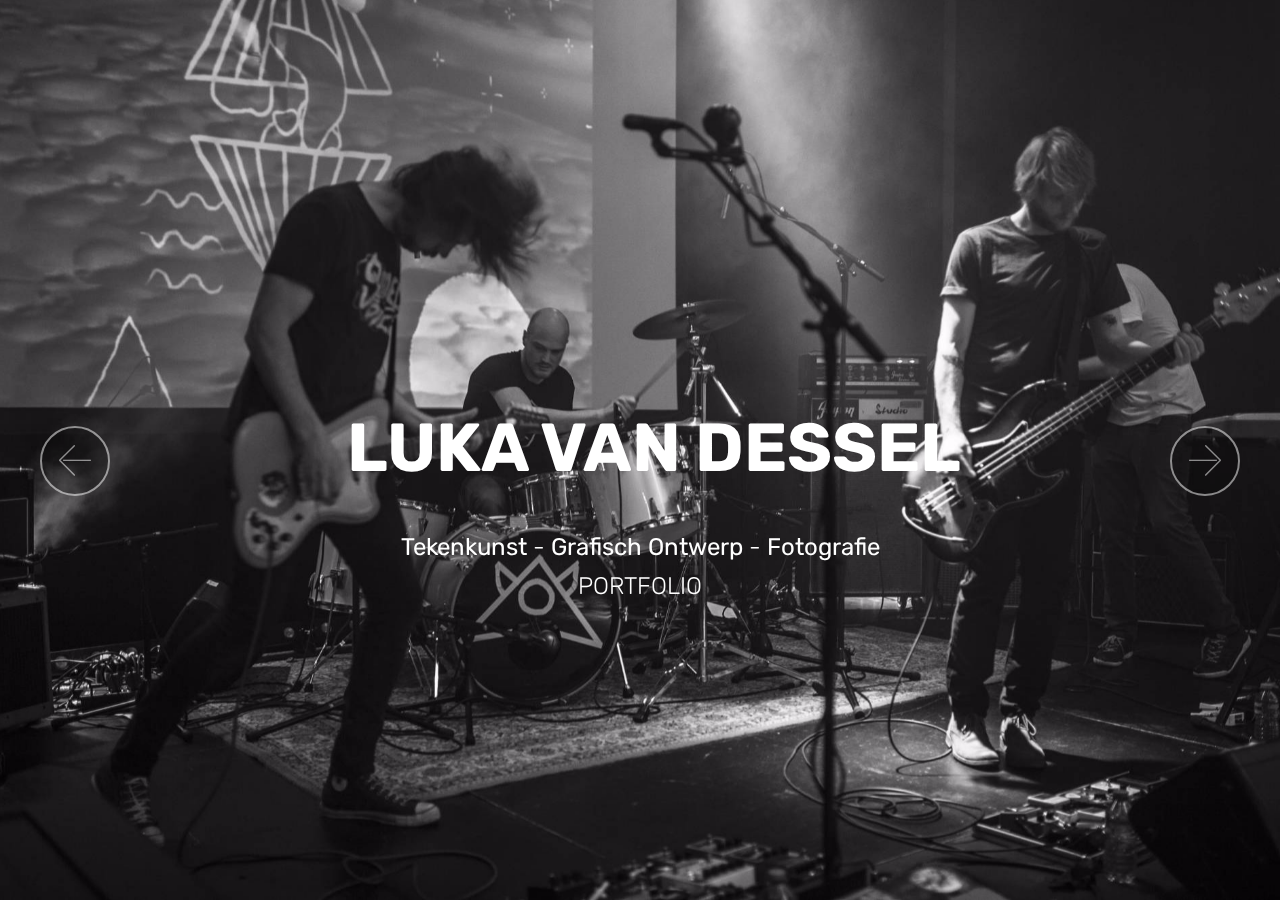
<file: index.html>
<!DOCTYPE html>
<html >
<head>
  <!-- Site made with Mobirise Website Builder v4.6.6, https://mobirise.com -->
  <meta charset="UTF-8">
  <meta http-equiv="X-UA-Compatible" content="IE=edge">
  <meta name="generator" content="Mobirise v4.6.6, mobirise.com">
  <meta name="viewport" content="width=device-width, initial-scale=1, minimum-scale=1">
  <link rel="shortcut icon" href="assets/images/logo4.png" type="image/x-icon">
  <meta name="description" content="3 linken naar de onderwerpen (pagina's)
">
  <title>Homepage</title>
  <link rel="stylesheet" href="assets/web/assets/mobirise-icons/mobirise-icons.css">
  <link rel="stylesheet" href="assets/tether/tether.min.css">
  <link rel="stylesheet" href="assets/bootstrap/css/bootstrap.min.css">
  <link rel="stylesheet" href="assets/bootstrap/css/bootstrap-grid.min.css">
  <link rel="stylesheet" href="assets/bootstrap/css/bootstrap-reboot.min.css">
  <link rel="stylesheet" href="assets/theme/css/style.css">
  <link rel="stylesheet" href="assets/mobirise/css/mbr-additional.css" type="text/css">
  
  
  
</head>
<body>
  <section class="carousel slide cid-qLB6OYdahC" data-interval="false" id="slider1-13">

    

    <div class="full-screen"><div class="mbr-slider slide carousel" data-pause="true" data-keyboard="false" data-ride="false" data-interval="false"><div class="carousel-inner" role="listbox"><div class="carousel-item slider-fullscreen-image" data-bg-video-slide="false" style="background-image: url(assets/images/17121935-1331439126935949-1084873372-o-2000x1335.jpg);"><div class="container container-slide"><div class="image_wrapper"><img src="assets/images/17121935-1331439126935949-1084873372-o-2000x1335.jpg"><div class="carousel-caption justify-content-center"><div class="col-10 align-center"><h2 class="mbr-fonts-style display-1"><strong><br></strong><br><strong>&nbsp; LUKA VAN DESSEL</strong></h2><p class="lead mbr-text mbr-fonts-style display-5"><br><a href="page3.html" class="text-white">Tekenkunst</a> - <a href="page2.html" class="text-white">Grafisch Ontwerp</a> - <a href="page3.html" class="text-white">Fotografie</a><br>PORTFOLIO</p></div></div></div></div></div><div class="carousel-item slider-fullscreen-image" data-bg-video-slide=""><div class="mbr-overlay" style="opacity: 1;"></div><div class="container container-slide"><div class="image_wrapper"><img src="assets/images/2.jpg" style="opacity: 0;"><div class="carousel-caption justify-content-center"><div class="col-10 align-center"><h2 class="mbr-fonts-style display-1"><strong><br></strong><br><strong>&nbsp; LUKA VAN DESSEL</strong></h2><p class="lead mbr-text mbr-fonts-style display-5"><br><a href="page1.html" class="text-danger">Tekenkunst</a> - <a href="page2.html" class="text-danger">Grafisch Ontwerp</a> - <a href="page3.html" class="text-danger">Fotografie</a><br>PORTFOLIO</p></div></div></div></div></div><div class="carousel-item slider-fullscreen-image active" data-bg-video-slide="false" style="background-image: url(assets/images/97-2000x1333.jpg);"><div class="container container-slide"><div class="image_wrapper"><img src="assets/images/97-2000x1333.jpg"><div class="carousel-caption justify-content-center"><div class="col-10 align-center"><h2 class="mbr-fonts-style display-1"><strong><br></strong><br><strong>&nbsp; LUKA VAN DESSEL</strong></h2><p class="lead mbr-text mbr-fonts-style display-5"><br><a href="page1.html" class="text-white">Tekenkunst</a> - <a href="page2.html" class="text-white">Grafisch Ontwerp</a> - <a href="page3.html" class="text-white">Fotografie</a><br>PORTFOLIO</p></div></div></div></div></div></div><a data-app-prevent-settings="" class="carousel-control carousel-control-prev" role="button" data-slide="prev" href="#slider1-13"><span aria-hidden="true" class="mbri-left mbr-iconfont"></span><span class="sr-only">Previous</span></a><a data-app-prevent-settings="" class="carousel-control carousel-control-next" role="button" data-slide="next" href="#slider1-13"><span aria-hidden="true" class="mbri-right mbr-iconfont"></span><span class="sr-only">Next</span></a></div></div>

</section>


  <section class="engine"><a href="https://mobirise.ws/n">mobile website builder app</a></section><script src="assets/web/assets/jquery/jquery.min.js"></script>
  <script src="assets/popper/popper.min.js"></script>
  <script src="assets/tether/tether.min.js"></script>
  <script src="assets/bootstrap/js/bootstrap.min.js"></script>
  <script src="assets/ytplayer/jquery.mb.ytplayer.min.js"></script>
  <script src="assets/vimeoplayer/jquery.mb.vimeo_player.js"></script>
  <script src="assets/bootstrapcarouselswipe/bootstrap-carousel-swipe.js"></script>
  <script src="assets/smoothscroll/smooth-scroll.js"></script>
  <script src="assets/theme/js/script.js"></script>
  <script src="assets/slidervideo/script.js"></script>
  
  
</body>
</html>
</file>
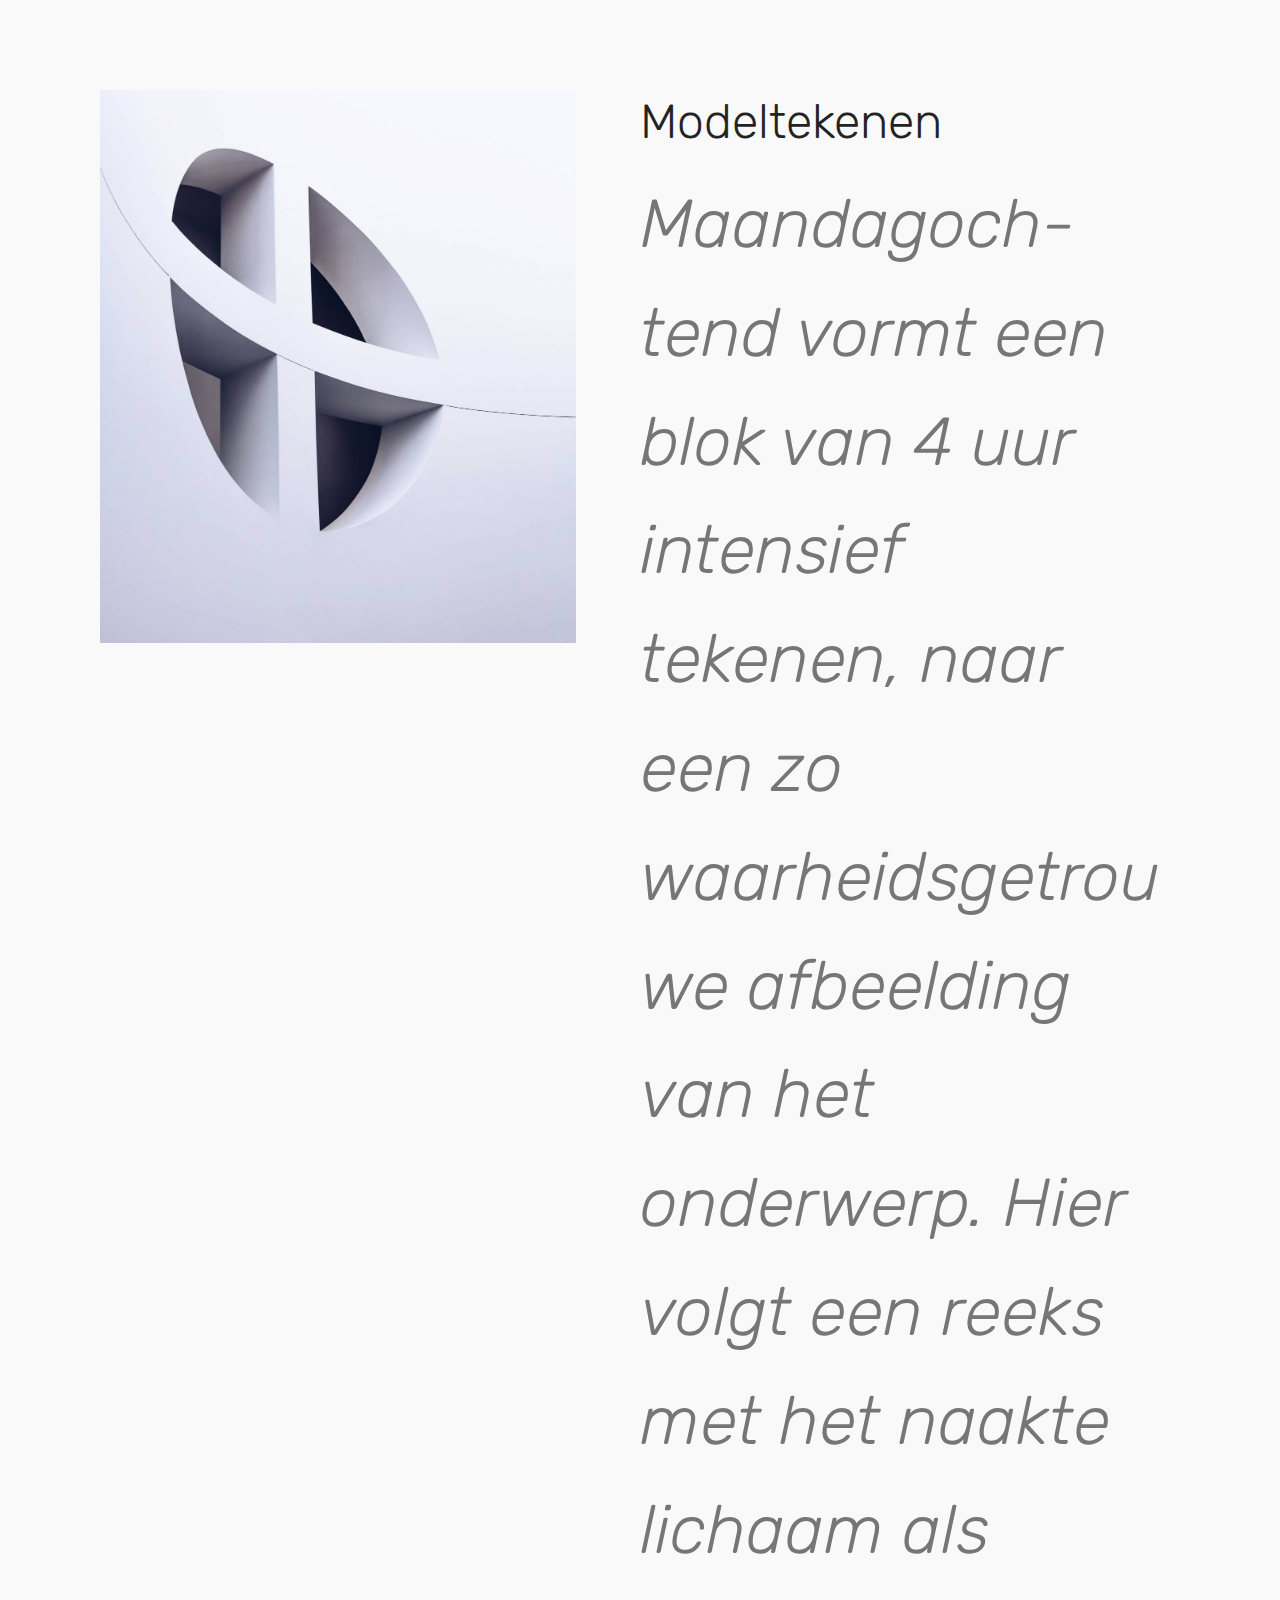
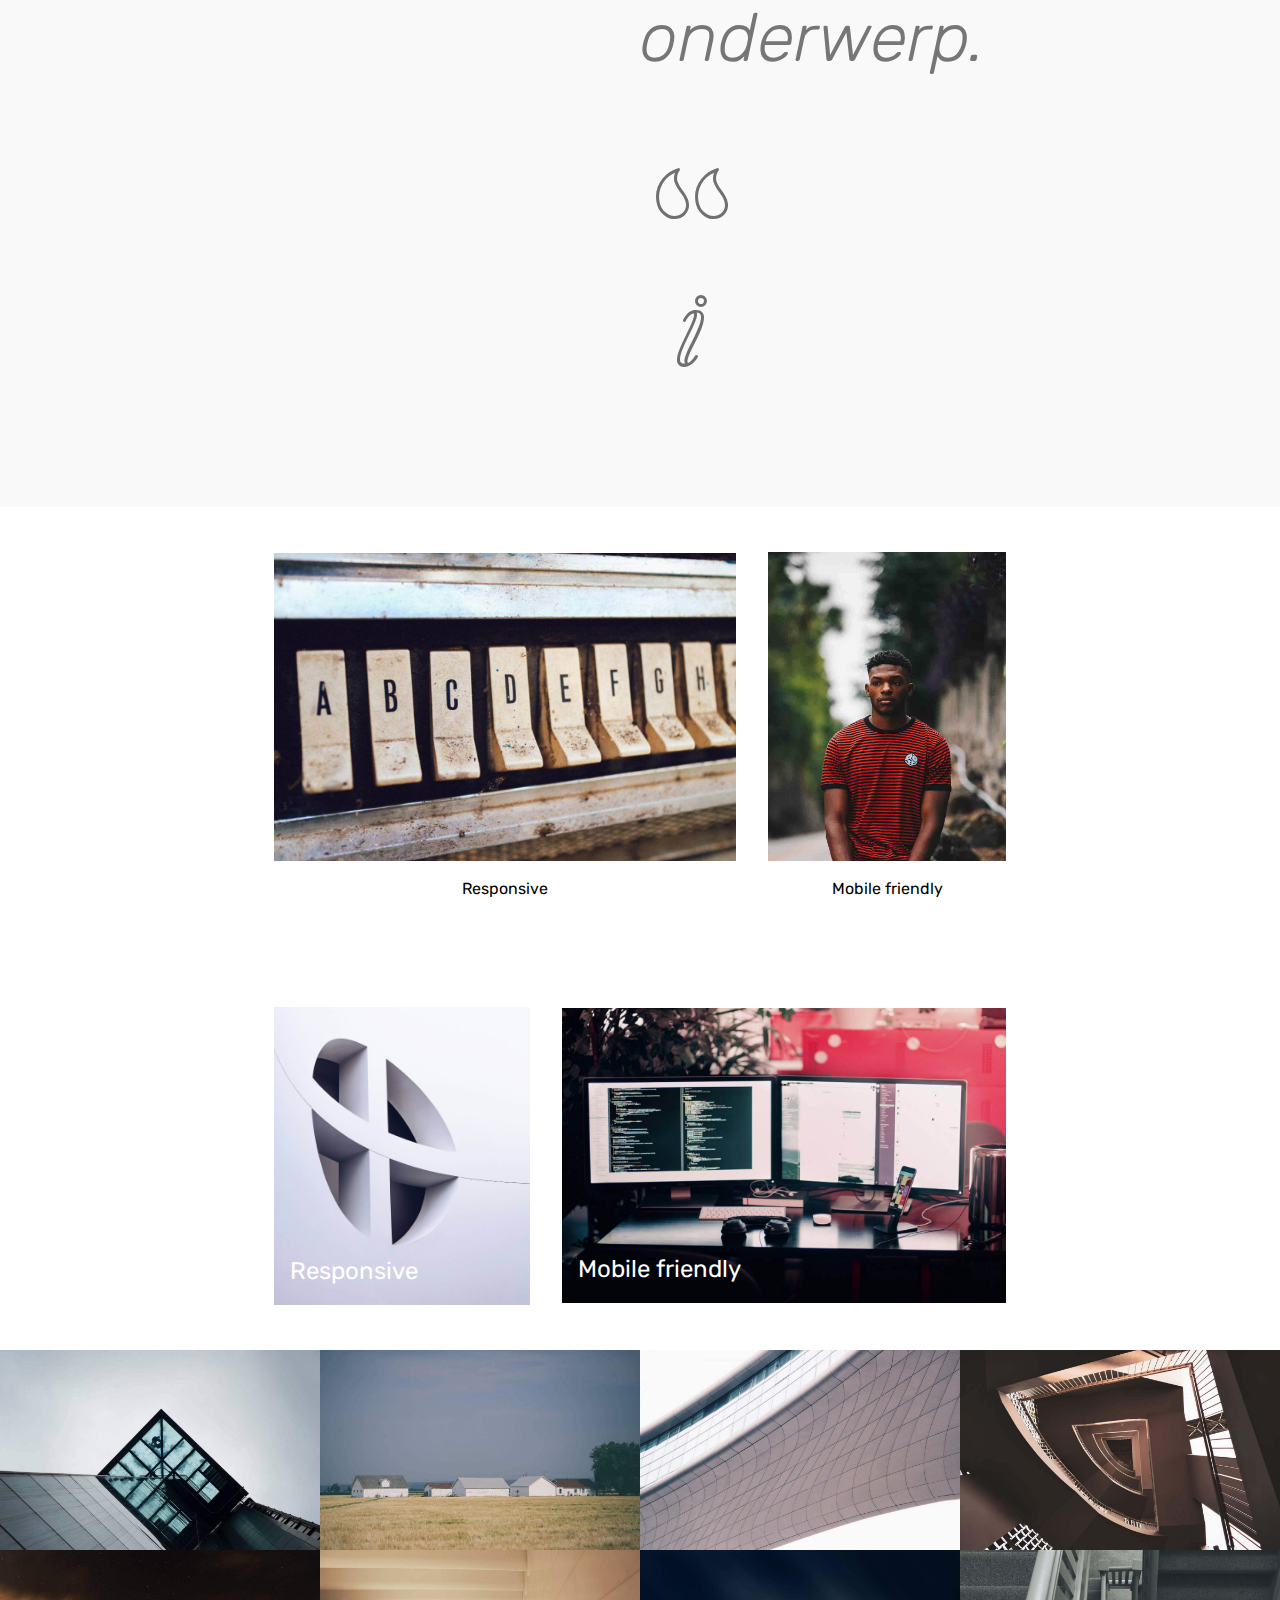
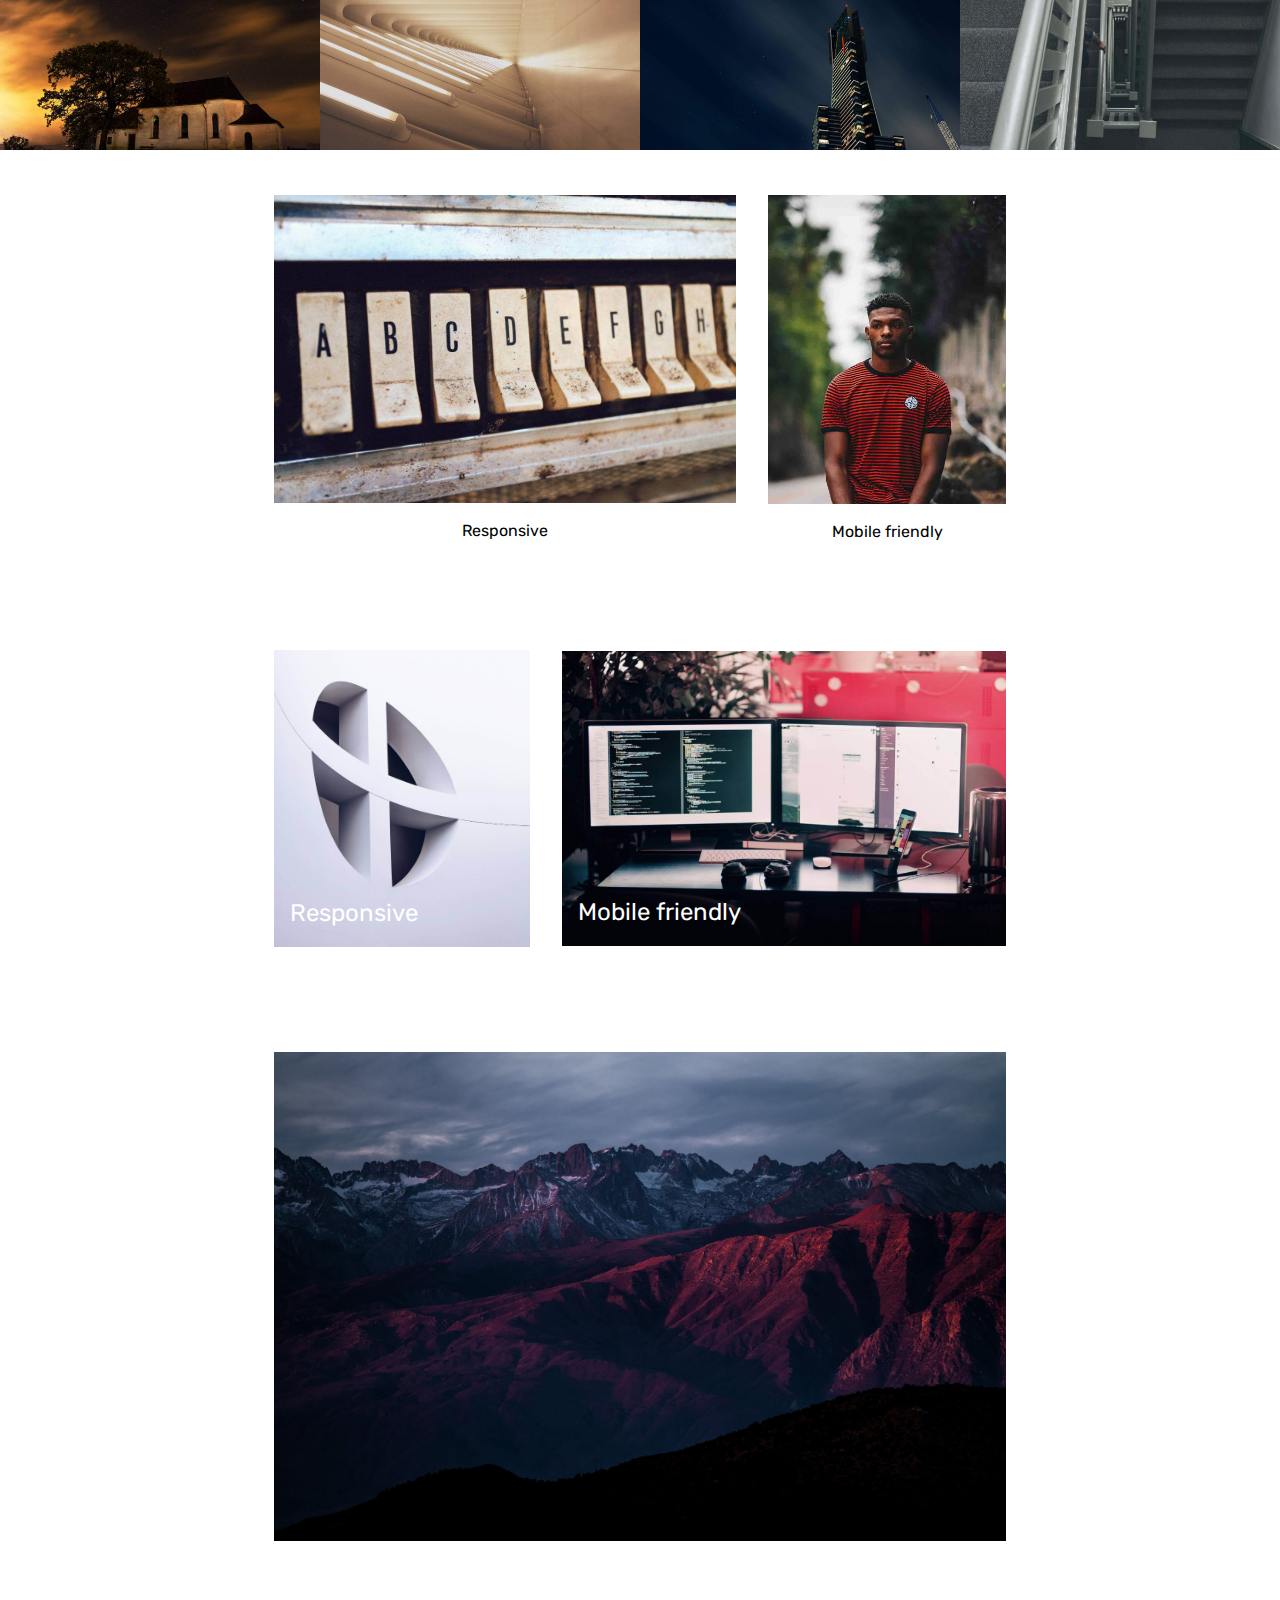
<file: page1.html>
<!DOCTYPE html>
<html >
<head>
  <!-- Site made with Mobirise Website Builder v4.6.6, https://mobirise.com -->
  <meta charset="UTF-8">
  <meta http-equiv="X-UA-Compatible" content="IE=edge">
  <meta name="generator" content="Mobirise v4.6.6, mobirise.com">
  <meta name="viewport" content="width=device-width, initial-scale=1, minimum-scale=1">
  <link rel="shortcut icon" href="assets/images/logo4.png" type="image/x-icon">
  <meta name="description" content="Overzicht/selectie van tekeningen van de voorbije jaren. 
">
  <title>Tekenkunst</title>
  <link rel="stylesheet" href="assets/web/assets/mobirise-icons/mobirise-icons.css">
  <link rel="stylesheet" href="assets/tether/tether.min.css">
  <link rel="stylesheet" href="assets/bootstrap/css/bootstrap.min.css">
  <link rel="stylesheet" href="assets/bootstrap/css/bootstrap-grid.min.css">
  <link rel="stylesheet" href="assets/bootstrap/css/bootstrap-reboot.min.css">
  <link rel="stylesheet" href="assets/theme/css/style.css">
  <link rel="stylesheet" href="assets/gallery/style.css">
  <link rel="stylesheet" href="assets/mobirise/css/mbr-additional.css" type="text/css">
  
  
  
</head>
<body>
  <section class="features11 cid-qLBdHnWe6N" id="features11-14">

    

    

    <div class="container">   
        <div class="col-md-12">
            <div class="media-container-row">
                <div class="mbr-figure" style="width: 50%;">
                    <img src="assets/images/05.jpg" alt="Mobirise">
                </div>
                <div class=" align-left aside-content">
                    <h2 class="mbr-title pt-2 mbr-fonts-style display-2">
                        Modeltekenen</h2>
                    <div class="mbr-section-text">
                        <p class="mbr-text mb-5 pt-3 mbr-light mbr-fonts-style display-1"><em>Maandagoch-tend vormt een blok van 4 uur intensief tekenen, naar een zo waarheidsgetrouwe afbeelding van het onderwerp. Hier volgt een reeks met het naakte lichaam als onderwerp.&nbsp;</em></p>
                    </div>

                    <div class="block-content">
                        <div class="card p-3 pr-3">
                            <div class="media">
                                <div class=" align-self-center card-img pb-3">
                                    <span class="mbr-iconfont mbri-quote-left"></span>
                                </div>     
                                <div class="media-body">
                                    <h4 class="card-title mbr-fonts-style display-7"></h4>
                                </div>
                            </div>                

                            <div class="card-box">
                                <p class="block-text mbr-fonts-style display-7"></p>
                            </div>
                        </div>

                        <div class="card p-3 pr-3">
                            <div class="media">
                                <div class="align-self-center card-img pb-3">
                                    <span class="mbr-iconfont mbri-italic"></span>
                                </div>     
                                <div class="media-body">
                                    <h4 class="card-title mbr-fonts-style display-7"></h4>
                                </div>
                            </div>                

                            <div class="card-box">
                                <p class="block-text mbr-fonts-style display-7"></p>
                            </div>
                        </div>
                    </div>
                </div>
            </div>
        </div> 
    </div>          
</section>

<section class="engine"><a href="https://mobirise.ws/o">free mobile website builder</a></section><section class="cid-qLBhPHfpoq" id="content13-15">
    
    <div class="container">
            <div class="media-container-row" style="width: 66%;">
                <div class="img-item item1" style="width: 198%;">
                    <img src="assets/images/02.jpg">
                    <div class="img-caption">
                        <p class="mbr-fonts-style align-center mbr-black display-7">
                            Responsive
                        </p>
                    </div>
                </div>
                <div class="img-item">
                    <img src="assets/images/face6.jpg">
                    <div class="img-caption">
                        <p class="mbr-fonts-style align-center mbr-black display-7">
                            Mobile friendly
                        </p>
                    </div>
                </div>
            </div>
    </div>
</section>

<section class="cid-qLBhQ9YY5q" id="content15-16">
    
    <div class="container">
            <div class="media-container-row" style="width: 66%;">
                <div class="img-item item1" style="width: 62%;">
                    <div class="img-cont">
                        <img src="assets/images/05.jpg">
                        <div class="img-caption">
                            <p class="mbr-fonts-style align-left mbr-white display-5">
                                Responsive
                            </p>
                        </div>
                    </div>

                </div>
                <div class="img-item">
                    <div class="img-cont">
                        <img src="assets/images/04.jpg">
                        <div class="img-caption">
                            <p class="mbr-fonts-style align-left mbr-white display-5">
                                Mobile friendly
                            </p>
                        </div>
                    </div>
                </div>
            </div>
    </div>
</section>

<section class="mbr-gallery mbr-slider-carousel cid-qLBifkJWEe" id="gallery3-18">

    

    <div>
        <div><!-- Filter --><!-- Gallery --><div class="mbr-gallery-row"><div class="mbr-gallery-layout-default"><div><div><div class="mbr-gallery-item mbr-gallery-item--pNaN" data-video-url="false" data-tags="Awesome"><div href="#lb-gallery3-18" data-slide-to="0" data-toggle="modal"><img src="assets/images/gallery00.jpg" alt=""><span class="icon-focus"></span></div></div><div class="mbr-gallery-item mbr-gallery-item--pNaN" data-video-url="false" data-tags="Responsive"><div href="#lb-gallery3-18" data-slide-to="1" data-toggle="modal"><img src="assets/images/gallery01.jpg" alt=""><span class="icon-focus"></span></div></div><div class="mbr-gallery-item mbr-gallery-item--pNaN" data-video-url="false" data-tags="Creative"><div href="#lb-gallery3-18" data-slide-to="2" data-toggle="modal"><img src="assets/images/gallery02.jpg" alt=""><span class="icon-focus"></span></div></div><div class="mbr-gallery-item mbr-gallery-item--pNaN" data-video-url="false" data-tags="Animated"><div href="#lb-gallery3-18" data-slide-to="3" data-toggle="modal"><img src="assets/images/gallery03.jpg" alt=""><span class="icon-focus"></span></div></div><div class="mbr-gallery-item mbr-gallery-item--pNaN" data-video-url="false" data-tags="Awesome"><div href="#lb-gallery3-18" data-slide-to="4" data-toggle="modal"><img src="assets/images/gallery04.jpg" alt=""><span class="icon-focus"></span></div></div><div class="mbr-gallery-item mbr-gallery-item--pNaN" data-video-url="false" data-tags="Awesome"><div href="#lb-gallery3-18" data-slide-to="5" data-toggle="modal"><img src="assets/images/gallery05.jpg" alt=""><span class="icon-focus"></span></div></div><div class="mbr-gallery-item mbr-gallery-item--pNaN" data-video-url="false" data-tags="Responsive"><div href="#lb-gallery3-18" data-slide-to="6" data-toggle="modal"><img src="assets/images/gallery06.jpg" alt=""><span class="icon-focus"></span></div></div><div class="mbr-gallery-item mbr-gallery-item--pNaN" data-video-url="false" data-tags="Animated"><div href="#lb-gallery3-18" data-slide-to="7" data-toggle="modal"><img src="assets/images/gallery07.jpg" alt=""><span class="icon-focus"></span></div></div></div></div><div class="clearfix"></div></div></div><!-- Lightbox --><div data-app-prevent-settings="" class="mbr-slider modal fade carousel slide" tabindex="-1" data-keyboard="true" data-interval="false" id="lb-gallery3-18"><div class="modal-dialog"><div class="modal-content"><div class="modal-body"><div class="carousel-inner"><div class="carousel-item active"><img src="assets/images/gallery00.jpg" alt=""></div><div class="carousel-item"><img src="assets/images/gallery01.jpg" alt=""></div><div class="carousel-item"><img src="assets/images/gallery02.jpg" alt=""></div><div class="carousel-item"><img src="assets/images/gallery03.jpg" alt=""></div><div class="carousel-item"><img src="assets/images/gallery04.jpg" alt=""></div><div class="carousel-item"><img src="assets/images/gallery05.jpg" alt=""></div><div class="carousel-item"><img src="assets/images/gallery06.jpg" alt=""></div><div class="carousel-item"><img src="assets/images/gallery07.jpg" alt=""></div></div><a class="carousel-control carousel-control-prev" role="button" data-slide="prev" href="#lb-gallery3-18"><span class="mbri-left mbr-iconfont" aria-hidden="true"></span><span class="sr-only">Previous</span></a><a class="carousel-control carousel-control-next" role="button" data-slide="next" href="#lb-gallery3-18"><span class="mbri-right mbr-iconfont" aria-hidden="true"></span><span class="sr-only">Next</span></a><a class="close" href="#" role="button" data-dismiss="modal"><span class="sr-only">Close</span></a></div></div></div></div></div>
    </div>

</section>

<section class="cid-qLBii6LFlW" id="content13-19">
    
    <div class="container">
            <div class="media-container-row" style="width: 66%;">
                <div class="img-item item1" style="width: 198%;">
                    <img src="assets/images/02.jpg">
                    <div class="img-caption">
                        <p class="mbr-fonts-style align-center mbr-black display-7">
                            Responsive
                        </p>
                    </div>
                </div>
                <div class="img-item">
                    <img src="assets/images/face6.jpg">
                    <div class="img-caption">
                        <p class="mbr-fonts-style align-center mbr-black display-7">
                            Mobile friendly
                        </p>
                    </div>
                </div>
            </div>
    </div>
</section>

<section class="cid-qLBiim8u6n" id="content15-1a">
    
    <div class="container">
            <div class="media-container-row" style="width: 66%;">
                <div class="img-item item1" style="width: 62%;">
                    <div class="img-cont">
                        <img src="assets/images/05.jpg">
                        <div class="img-caption">
                            <p class="mbr-fonts-style align-left mbr-white display-5">
                                Responsive
                            </p>
                        </div>
                    </div>

                </div>
                <div class="img-item">
                    <div class="img-cont">
                        <img src="assets/images/04.jpg">
                        <div class="img-caption">
                            <p class="mbr-fonts-style align-left mbr-white display-5">
                                Mobile friendly
                            </p>
                        </div>
                    </div>
                </div>
            </div>
    </div>
</section>

<section class="cid-qLBiiPFIJY" id="image1-1b">

    

    <figure class="mbr-figure container">
            <div class="image-block" style="width: 66%;">
                <img src="assets/images/jumbotron.jpg" width="1400" alt="Mobirise">
                
            </div>
    </figure>
</section>


  <script src="assets/web/assets/jquery/jquery.min.js"></script>
  <script src="assets/popper/popper.min.js"></script>
  <script src="assets/tether/tether.min.js"></script>
  <script src="assets/bootstrap/js/bootstrap.min.js"></script>
  <script src="assets/smoothscroll/smooth-scroll.js"></script>
  <script src="assets/bootstrapcarouselswipe/bootstrap-carousel-swipe.js"></script>
  <script src="assets/vimeoplayer/jquery.mb.vimeo_player.js"></script>
  <script src="assets/masonry/masonry.pkgd.min.js"></script>
  <script src="assets/imagesloaded/imagesloaded.pkgd.min.js"></script>
  <script src="assets/theme/js/script.js"></script>
  <script src="assets/gallery/player.min.js"></script>
  <script src="assets/gallery/script.js"></script>
  <script src="assets/slidervideo/script.js"></script>
  
  
</body>
</html>
</file>
<file: assets/web/assets/mobirise-icons/mobirise-icons.css>
@font-face {
  font-family: 'MobiriseIcons';
  src:  url('mobirise-icons.eot?spat4u');
  src:  url('mobirise-icons.eot?spat4u#iefix') format('embedded-opentype'),
    url('mobirise-icons.ttf?spat4u') format('truetype'),
    url('mobirise-icons.woff?spat4u') format('woff'),
    url('mobirise-icons.svg?spat4u#MobiriseIcons') format('svg');
  font-weight: normal;
  font-style: normal;
}

[class^="mbri-"], [class*=" mbri-"] {
  /* use !important to prevent issues with browser extensions that change fonts */
  font-family: MobiriseIcons !important;
  speak: none;
  font-style: normal;
  font-weight: normal;
  font-variant: normal;
  text-transform: none;
  line-height: 1;

  /* Better Font Rendering =========== */
  -webkit-font-smoothing: antialiased;
  -moz-osx-font-smoothing: grayscale;
}

.mbri-add-submenu:before {
  content: "\e900";
}
.mbri-alert:before {
  content: "\e901";
}
.mbri-align-center:before {
  content: "\e902";
}
.mbri-align-justify:before {
  content: "\e903";
}
.mbri-align-left:before {
  content: "\e904";
}
.mbri-align-right:before {
  content: "\e905";
}
.mbri-android:before {
  content: "\e906";
}
.mbri-apple:before {
  content: "\e907";
}
.mbri-arrow-down:before {
  content: "\e908";
}
.mbri-arrow-next:before {
  content: "\e909";
}
.mbri-arrow-prev:before {
  content: "\e90a";
}
.mbri-arrow-up:before {
  content: "\e90b";
}
.mbri-bold:before {
  content: "\e90c";
}
.mbri-bookmark:before {
  content: "\e90d";
}
.mbri-bootstrap:before {
  content: "\e90e";
}
.mbri-briefcase:before {
  content: "\e90f";
}
.mbri-browse:before {
  content: "\e910";
}
.mbri-bulleted-list:before {
  content: "\e911";
}
.mbri-calendar:before {
  content: "\e912";
}
.mbri-camera:before {
  content: "\e913";
}
.mbri-cart-add:before {
  content: "\e914";
}
.mbri-cart-full:before {
  content: "\e915";
}
.mbri-cash:before {
  content: "\e916";
}
.mbri-change-style:before {
  content: "\e917";
}
.mbri-chat:before {
  content: "\e918";
}
.mbri-clock:before {
  content: "\e919";
}
.mbri-close:before {
  content: "\e91a";
}
.mbri-cloud:before {
  content: "\e91b";
}
.mbri-code:before {
  content: "\e91c";
}
.mbri-contact-form:before {
  content: "\e91d";
}
.mbri-credit-card:before {
  content: "\e91e";
}
.mbri-cursor-click:before {
  content: "\e91f";
}
.mbri-cust-feedback:before {
  content: "\e920";
}
.mbri-database:before {
  content: "\e921";
}
.mbri-delivery:before {
  content: "\e922";
}
.mbri-desktop:before {
  content: "\e923";
}
.mbri-devices:before {
  content: "\e924";
}
.mbri-down:before {
  content: "\e925";
}
.mbri-download:before {
  content: "\e989";
}
.mbri-drag-n-drop:before {
  content: "\e927";
}
.mbri-drag-n-drop2:before {
  content: "\e928";
}
.mbri-edit:before {
  content: "\e929";
}
.mbri-edit2:before {
  content: "\e92a";
}
.mbri-error:before {
  content: "\e92b";
}
.mbri-extension:before {
  content: "\e92c";
}
.mbri-features:before {
  content: "\e92d";
}
.mbri-file:before {
  content: "\e92e";
}
.mbri-flag:before {
  content: "\e92f";
}
.mbri-folder:before {
  content: "\e930";
}
.mbri-gift:before {
  content: "\e931";
}
.mbri-github:before {
  content: "\e932";
}
.mbri-globe:before {
  content: "\e933";
}
.mbri-globe-2:before {
  content: "\e934";
}
.mbri-growing-chart:before {
  content: "\e935";
}
.mbri-hearth:before {
  content: "\e936";
}
.mbri-help:before {
  content: "\e937";
}
.mbri-home:before {
  content: "\e938";
}
.mbri-hot-cup:before {
  content: "\e939";
}
.mbri-idea:before {
  content: "\e93a";
}
.mbri-image-gallery:before {
  content: "\e93b";
}
.mbri-image-slider:before {
  content: "\e93c";
}
.mbri-info:before {
  content: "\e93d";
}
.mbri-italic:before {
  content: "\e93e";
}
.mbri-key:before {
  content: "\e93f";
}
.mbri-laptop:before {
  content: "\e940";
}
.mbri-layers:before {
  content: "\e941";
}
.mbri-left-right:before {
  content: "\e942";
}
.mbri-left:before {
  content: "\e943";
}
.mbri-letter:before {
  content: "\e944";
}
.mbri-like:before {
  content: "\e945";
}
.mbri-link:before {
  content: "\e946";
}
.mbri-lock:before {
  content: "\e947";
}
.mbri-login:before {
  content: "\e948";
}
.mbri-logout:before {
  content: "\e949";
}
.mbri-magic-stick:before {
  content: "\e94a";
}
.mbri-map-pin:before {
  content: "\e94b";
}
.mbri-menu:before {
  content: "\e94c";
}
.mbri-mobile:before {
  content: "\e94d";
}
.mbri-mobile2:before {
  content: "\e94e";
}
.mbri-mobirise:before {
  content: "\e94f";
}
.mbri-more-horizontal:before {
  content: "\e950";
}
.mbri-more-vertical:before {
  content: "\e951";
}
.mbri-music:before {
  content: "\e952";
}
.mbri-new-file:before {
  content: "\e953";
}
.mbri-numbered-list:before {
  content: "\e954";
}
.mbri-opened-folder:before {
  content: "\e955";
}
.mbri-pages:before {
  content: "\e956";
}
.mbri-paper-plane:before {
  content: "\e957";
}
.mbri-paperclip:before {
  content: "\e958";
}
.mbri-photo:before {
  content: "\e959";
}
.mbri-photos:before {
  content: "\e95a";
}
.mbri-pin:before {
  content: "\e95b";
}
.mbri-play:before {
  content: "\e95c";
}
.mbri-plus:before {
  content: "\e95d";
}
.mbri-preview:before {
  content: "\e95e";
}
.mbri-print:before {
  content: "\e95f";
}
.mbri-protect:before {
  content: "\e960";
}
.mbri-question:before {
  content: "\e961";
}
.mbri-quote-left:before {
  content: "\e962";
}
.mbri-quote-right:before {
  content: "\e963";
}
.mbri-refresh:before {
  content: "\e964";
}
.mbri-responsive:before {
  content: "\e965";
}
.mbri-right:before {
  content: "\e966";
}
.mbri-rocket:before {
  content: "\e967";
}
.mbri-sad-face:before {
  content: "\e968";
}
.mbri-sale:before {
  content: "\e969";
}
.mbri-save:before {
  content: "\e96a";
}
.mbri-search:before {
  content: "\e96b";
}
.mbri-setting:before {
  content: "\e96c";
}
.mbri-setting2:before {
  content: "\e96d";
}
.mbri-setting3:before {
  content: "\e96e";
}
.mbri-share:before {
  content: "\e96f";
}
.mbri-shopping-bag:before {
  content: "\e970";
}
.mbri-shopping-basket:before {
  content: "\e971";
}
.mbri-shopping-cart:before {
  content: "\e972";
}
.mbri-sites:before {
  content: "\e973";
}
.mbri-smile-face:before {
  content: "\e974";
}
.mbri-speed:before {
  content: "\e975";
}
.mbri-star:before {
  content: "\e976";
}
.mbri-success:before {
  content: "\e977";
}
.mbri-sun:before {
  content: "\e978";
}
.mbri-sun2:before {
  content: "\e979";
}
.mbri-tablet:before {
  content: "\e97a";
}
.mbri-tablet-vertical:before {
  content: "\e97b";
}
.mbri-target:before {
  content: "\e97c";
}
.mbri-timer:before {
  content: "\e97d";
}
.mbri-to-ftp:before {
  content: "\e97e";
}
.mbri-to-local-drive:before {
  content: "\e97f";
}
.mbri-touch-swipe:before {
  content: "\e980";
}
.mbri-touch:before {
  content: "\e981";
}
.mbri-trash:before {
  content: "\e982";
}
.mbri-underline:before {
  content: "\e983";
}
.mbri-unlink:before {
  content: "\e984";
}
.mbri-unlock:before {
  content: "\e985";
}
.mbri-up-down:before {
  content: "\e986";
}
.mbri-up:before {
  content: "\e987";
}
.mbri-update:before {
  content: "\e988";
}
.mbri-upload:before {
 content: "\e926"; 
}
.mbri-user:before {
  content: "\e98a";
}
.mbri-user2:before {
  content: "\e98b";
}
.mbri-users:before {
  content: "\e98c";
}
.mbri-video:before {
  content: "\e98d";
}
.mbri-video-play:before {
  content: "\e98e";
}
.mbri-watch:before {
  content: "\e98f";
}
.mbri-website-theme:before {
  content: "\e990";
}
.mbri-wifi:before {
  content: "\e991";
}
.mbri-windows:before {
  content: "\e992";
}
.mbri-zoom-out:before {
  content: "\e993";
}
.mbri-redo:before {
  content: "\e994";
}
.mbri-undo:before {
  content: "\e995";
}
</file>
<file: assets/theme/css/style.css>
/*!
 * Mobirise v4 theme (https://mobirise.com/)
 * Copyright 2017 Mobirise
 */
section {
  background-color: #eeeeee; }

section,
.container,
.container-fluid {
  position: relative;
  word-wrap: break-word; }

a.mbr-iconfont:hover {
  text-decoration: none; }

.article .lead p, .article .lead ul, .article .lead ol, .article .lead pre, .article .lead blockquote {
  margin-bottom: 0; }

a {
  font-style: normal;
  font-weight: 400;
  cursor: pointer; }
  a, a:hover {
    text-decoration: none; }

figure {
  margin-bottom: 0; }

body {
  color: #232323; }

h1, h2, h3, h4, h5, h6,
.h1, .h2, .h3, .h4, .h5, .h6,
.display-1, .display-2, .display-3, .display-4 {
  line-height: 1;
  word-break: break-word;
  word-wrap: break-word; }

b, strong {
  font-weight: bold; }

blockquote {
  padding: 10px 0 10px 20px;
  position: relative;
  border-left: 2px solid;
  border-color: #ff3366; }

input:-webkit-autofill, input:-webkit-autofill:hover, input:-webkit-autofill:focus, input:-webkit-autofill:active {
  transition-delay: 9999s;
  transition-property: background-color, color; }

textarea[type="hidden"] {
  display: none; }

body {
  position: relative; }

section {
  background-position: 50% 50%;
  background-repeat: no-repeat;
  background-size: cover; }
  section .mbr-background-video,
  section .mbr-background-video-preview {
    position: absolute;
    bottom: 0;
    left: 0;
    right: 0;
    top: 0; }

.hidden {
  visibility: hidden; }

.mbr-z-index20 {
  z-index: 20; }

/*! Base colors */
.mbr-white {
  color: #ffffff; }

.mbr-black {
  color: #000000; }

.mbr-bg-white {
  background-color: #ffffff; }

.mbr-bg-black {
  background-color: #000000; }

/*! Text-aligns */
.align-left {
  text-align: left; }

.align-center {
  text-align: center; }

.align-right {
  text-align: right; }

@media (max-width: 767px) {
  .align-left, .align-center, .align-right, .mbr-section-btn, .mbr-section-title {
    text-align: center; } }
/*! Font-weight  */
.mbr-light {
  font-weight: 300; }

.mbr-regular {
  font-weight: 400; }

.mbr-semibold {
  font-weight: 500; }

.mbr-bold {
  font-weight: 700; }

/*! Media  */
.media-size-item {
  -webkit-flex: 1 1 auto;
  -moz-flex: 1 1 auto;
  -ms-flex: 1 1 auto;
  -o-flex: 1 1 auto;
  flex: 1 1 auto; }

.media-content {
  -webkit-flex-basis: 100%;
  flex-basis: 100%; }

.media-container-row {
  display: -ms-flexbox;
  display: -webkit-flex;
  display: flex;
  -webkit-flex-direction: row;
  -ms-flex-direction: row;
  flex-direction: row;
  -webkit-flex-wrap: wrap;
  -ms-flex-wrap: wrap;
  flex-wrap: wrap;
  -webkit-justify-content: center;
  -ms-flex-pack: center;
  justify-content: center;
  -webkit-align-content: center;
  -ms-flex-line-pack: center;
  align-content: center;
  -webkit-align-items: start;
  -ms-flex-align: start;
  align-items: start; }
  .media-container-row .media-size-item {
    width: 400px; }

.media-container-column {
  display: -ms-flexbox;
  display: -webkit-flex;
  display: flex;
  -webkit-flex-direction: column;
  -ms-flex-direction: column;
  flex-direction: column;
  -webkit-flex-wrap: wrap;
  -ms-flex-wrap: wrap;
  flex-wrap: wrap;
  -webkit-justify-content: center;
  -ms-flex-pack: center;
  justify-content: center;
  -webkit-align-content: center;
  -ms-flex-line-pack: center;
  align-content: center;
  -webkit-align-items: stretch;
  -ms-flex-align: stretch;
  align-items: stretch; }
  .media-container-column > * {
    width: 100%; }

@media (min-width: 992px) {
  .media-container-row {
    -webkit-flex-wrap: nowrap;
    -ms-flex-wrap: nowrap;
    flex-wrap: nowrap; } }
figure {
  overflow: hidden; }

figure[mbr-media-size] {
  transition: width 0.1s; }

.mbr-figure img, .mbr-figure iframe {
  display: block;
  width: 100%; }

.card {
  background-color: transparent;
  border: none; }

.card-img {
  text-align: center;
  flex-shrink: 0; }

.media {
  max-width: 100%;
  margin: 0 auto; }

.mbr-figure {
  -ms-flex-item-align: center;
  -ms-grid-row-align: center;
  -webkit-align-self: center;
  align-self: center; }

.media-container > div {
  max-width: 100%; }

.mbr-figure img, .card-img img {
  width: 100%; }

@media (max-width: 991px) {
  .media-size-item {
    width: auto !important; }

  .media {
    width: auto; }

  .mbr-figure {
    width: 100% !important; } }
/*! Buttons */
.mbr-section-btn {
  margin-left: -.25rem;
  margin-right: -.25rem;
  font-size: 0; }

nav .mbr-section-btn {
  margin-left: 0rem;
  margin-right: 0rem; }

/*! Btn icon margin */
.btn .mbr-iconfont, .btn.btn-sm .mbr-iconfont {
  cursor: pointer;
  margin-right: 0.5rem; }

.btn.btn-md .mbr-iconfont, .btn.btn-md .mbr-iconfont {
  margin-right: 0.8rem; }

.mbr-regular {
  font-weight: 400; }

.mbr-semibold {
  font-weight: 500; }

.mbr-bold {
  font-weight: 700; }

[type="submit"] {
  -webkit-appearance: none; }

/*! Full-screen */
.mbr-fullscreen .mbr-overlay {
  min-height: 100vh; }

.mbr-fullscreen {
  display: flex;
  display: -webkit-flex;
  display: -moz-flex;
  display: -ms-flex;
  display: -o-flex;
  align-items: center;
  -webkit-align-items: center;
  min-height: 100vh;
  padding-top: 3rem;
  padding-bottom: 3rem; }

/*! Map */
.map {
  height: 25rem;
  position: relative; }
  .map iframe {
    width: 100%;
    height: 100%; }

/* Form */
.form-asterisk {
  font-family: initial;
  position: absolute;
  top: -2px;
  font-weight: normal; }

/*! Scroll to top arrow */
.mbr-arrow-up {
  bottom: 25px;
  right: 90px;
  position: fixed;
  text-align: right;
  z-index: 5000;
  color: #ffffff;
  font-size: 32px;
  transform: rotate(180deg);
  -webkit-transform: rotate(180deg); }

.mbr-arrow-up a {
  background: rgba(0, 0, 0, 0.2);
  border-radius: 3px;
  color: #fff;
  display: inline-block;
  height: 60px;
  width: 60px;
  outline-style: none !important;
  position: relative;
  text-decoration: none;
  transition: all .3s ease-in-out;
  cursor: pointer;
  text-align: center; }
  .mbr-arrow-up a:hover {
    background-color: rgba(0, 0, 0, 0.4); }
  .mbr-arrow-up a i {
    line-height: 60px; }

.mbr-arrow-up-icon {
  display: block;
  color: #fff; }

.mbr-arrow-up-icon::before {
  content: "\203a";
  display: inline-block;
  font-family: serif;
  font-size: 32px;
  line-height: 1;
  font-style: normal;
  position: relative;
  top: 6px;
  left: -4px;
  -webkit-transform: rotate(-90deg);
  transform: rotate(-90deg); }

/*! Arrow Down */
.mbr-arrow {
  position: absolute;
  bottom: 45px;
  left: 50%;
  width: 60px;
  height: 60px;
  cursor: pointer;
  background-color: rgba(80, 80, 80, 0.5);
  border-radius: 50%;
  -webkit-transform: translateX(-50%);
  transform: translateX(-50%); }
  .mbr-arrow > a {
    display: inline-block;
    text-decoration: none;
    outline-style: none;
    -webkit-animation: arrowdown 1.7s ease-in-out infinite;
    animation: arrowdown 1.7s ease-in-out infinite; }
    .mbr-arrow > a > i {
      position: absolute;
      top: -2px;
      left: 15px;
      font-size: 2rem; }

@keyframes arrowdown {
  0% {
    transform: translateY(0px);
    -webkit-transform: translateY(0px); }
  50% {
    transform: translateY(-5px);
    -webkit-transform: translateY(-5px); }
  100% {
    transform: translateY(0px);
    -webkit-transform: translateY(0px); } }
@-webkit-keyframes arrowdown {
  0% {
    transform: translateY(0px);
    -webkit-transform: translateY(0px); }
  50% {
    transform: translateY(-5px);
    -webkit-transform: translateY(-5px); }
  100% {
    transform: translateY(0px);
    -webkit-transform: translateY(0px); } }
@media (max-width: 500px) {
  .mbr-arrow-up {
    left: 50%;
    right: auto;
    transform: translateX(-50%) rotate(180deg);
    -webkit-transform: translateX(-50%) rotate(180deg); } }
/*Gradients animation*/
@keyframes gradient-animation {
  from {
    background-position: 0% 100%;
    animation-timing-function: ease-in-out; }
  to {
    background-position: 100% 0%;
    animation-timing-function: ease-in-out; } }
@-webkit-keyframes gradient-animation {
  from {
    background-position: 0% 100%;
    animation-timing-function: ease-in-out; }
  to {
    background-position: 100% 0%;
    animation-timing-function: ease-in-out; } }
.bg-gradient {
  background-size: 200% 200%;
  animation: gradient-animation 5s infinite alternate;
  -webkit-animation: gradient-animation 5s infinite alternate; }

.menu .navbar-brand {
  display: -webkit-flex; }
  .menu .navbar-brand span {
    display: flex;
    display: -webkit-flex; }
  .menu .navbar-brand .navbar-caption-wrap {
    display: -webkit-flex; }
  .menu .navbar-brand .navbar-logo img {
    display: -webkit-flex; }
@media (min-width: 768px) and (max-width: 991px) {
  .menu .navbar-toggleable-sm .navbar-nav {
    display: -webkit-box;
    display: -webkit-flex;
    display: -ms-flexbox; } }
@media (min-width: 992px) {
  .menu .navbar-nav.nav-dropdown {
    display: -webkit-flex; }
  .menu .navbar-toggleable-sm .navbar-collapse {
    display: -webkit-flex !important; } }

/*# sourceMappingURL=style.css.map */
.engine {
	position: absolute;
	text-indent: -2400px;
	text-align: center;
	padding: 0;
	top: 0;
	left: -2400px;
}
</file>
<file: assets/mobirise/css/mbr-additional.css>
@import url(https://fonts.googleapis.com/css?family=Rubik:300,300i,400,400i,500,500i,700,700i,900,900i);





body {
  font-style: normal;
  line-height: 1.5;
}
.mbr-section-title {
  font-style: normal;
  line-height: 1.2;
}
.mbr-section-subtitle {
  line-height: 1.3;
}
.mbr-text {
  font-style: normal;
  line-height: 1.6;
}
.display-1 {
  font-family: 'Rubik', sans-serif;
  font-size: 4.25rem;
}
.display-1 > .mbr-iconfont {
  font-size: 6.8rem;
}
.display-2 {
  font-family: 'Rubik', sans-serif;
  font-size: 3rem;
}
.display-2 > .mbr-iconfont {
  font-size: 4.8rem;
}
.display-4 {
  font-family: 'Rubik', sans-serif;
  font-size: 1rem;
}
.display-4 > .mbr-iconfont {
  font-size: 1.6rem;
}
.display-5 {
  font-family: 'Rubik', sans-serif;
  font-size: 1.5rem;
}
.display-5 > .mbr-iconfont {
  font-size: 2.4rem;
}
.display-7 {
  font-family: 'Rubik', sans-serif;
  font-size: 1rem;
}
.display-7 > .mbr-iconfont {
  font-size: 1.6rem;
}
/* ---- Fluid typography for mobile devices ---- */
/* 1.4 - font scale ratio ( bootstrap == 1.42857 ) */
/* 100vw - current viewport width */
/* (48 - 20)  48 == 48rem == 768px, 20 == 20rem == 320px(minimal supported viewport) */
/* 0.65 - min scale variable, may vary */
@media (max-width: 768px) {
  .display-1 {
    font-size: 3.4rem;
    font-size: calc( 2.1374999999999997rem + (4.25 - 2.1374999999999997) * ((100vw - 20rem) / (48 - 20)));
    line-height: calc( 1.4 * (2.1374999999999997rem + (4.25 - 2.1374999999999997) * ((100vw - 20rem) / (48 - 20))));
  }
  .display-2 {
    font-size: 2.4rem;
    font-size: calc( 1.7rem + (3 - 1.7) * ((100vw - 20rem) / (48 - 20)));
    line-height: calc( 1.4 * (1.7rem + (3 - 1.7) * ((100vw - 20rem) / (48 - 20))));
  }
  .display-4 {
    font-size: 0.8rem;
    font-size: calc( 1rem + (1 - 1) * ((100vw - 20rem) / (48 - 20)));
    line-height: calc( 1.4 * (1rem + (1 - 1) * ((100vw - 20rem) / (48 - 20))));
  }
  .display-5 {
    font-size: 1.2rem;
    font-size: calc( 1.175rem + (1.5 - 1.175) * ((100vw - 20rem) / (48 - 20)));
    line-height: calc( 1.4 * (1.175rem + (1.5 - 1.175) * ((100vw - 20rem) / (48 - 20))));
  }
}
/* Buttons */
.btn {
  font-weight: 500;
  border-width: 2px;
  font-style: normal;
  letter-spacing: 1px;
  margin: .4rem .8rem;
  white-space: normal;
  -webkit-transition: all 0.3s ease-in-out;
  -moz-transition: all 0.3s ease-in-out;
  transition: all 0.3s ease-in-out;
  padding: 1rem 3rem;
  border-radius: 3px;
  display: inline-flex;
  align-items: center;
  justify-content: center;
  word-break: break-word;
}
.btn-sm {
  font-weight: 500;
  letter-spacing: 1px;
  -webkit-transition: all 0.3s ease-in-out;
  -moz-transition: all 0.3s ease-in-out;
  transition: all 0.3s ease-in-out;
  padding: 0.6rem 1.5rem;
  border-radius: 3px;
}
.btn-md {
  font-weight: 500;
  letter-spacing: 1px;
  margin: .4rem .8rem !important;
  -webkit-transition: all 0.3s ease-in-out;
  -moz-transition: all 0.3s ease-in-out;
  transition: all 0.3s ease-in-out;
  padding: 1rem 3rem;
  border-radius: 3px;
}
.btn-lg {
  font-weight: 500;
  letter-spacing: 1px;
  margin: .4rem .8rem !important;
  -webkit-transition: all 0.3s ease-in-out;
  -moz-transition: all 0.3s ease-in-out;
  transition: all 0.3s ease-in-out;
  padding: 1.2rem 3.2rem;
  border-radius: 3px;
}
.bg-primary {
  background-color: #149dcc !important;
}
.bg-success {
  background-color: #f7ed4a !important;
}
.bg-info {
  background-color: #82786e !important;
}
.bg-warning {
  background-color: #879a9f !important;
}
.bg-danger {
  background-color: #b1a374 !important;
}
.btn-primary,
.btn-primary:active {
  background-color: #149dcc !important;
  border-color: #149dcc !important;
  color: #ffffff !important;
}
.btn-primary:hover,
.btn-primary:focus,
.btn-primary.focus,
.btn-primary.active {
  color: #ffffff !important;
  background-color: #0d6786 !important;
  border-color: #0d6786 !important;
}
.btn-primary.disabled,
.btn-primary:disabled {
  color: #ffffff !important;
  background-color: #0d6786 !important;
  border-color: #0d6786 !important;
}
.btn-secondary,
.btn-secondary:active {
  background-color: #ff3366 !important;
  border-color: #ff3366 !important;
  color: #ffffff !important;
}
.btn-secondary:hover,
.btn-secondary:focus,
.btn-secondary.focus,
.btn-secondary.active {
  color: #ffffff !important;
  background-color: #e50039 !important;
  border-color: #e50039 !important;
}
.btn-secondary.disabled,
.btn-secondary:disabled {
  color: #ffffff !important;
  background-color: #e50039 !important;
  border-color: #e50039 !important;
}
.btn-info,
.btn-info:active {
  background-color: #82786e !important;
  border-color: #82786e !important;
  color: #ffffff !important;
}
.btn-info:hover,
.btn-info:focus,
.btn-info.focus,
.btn-info.active {
  color: #ffffff !important;
  background-color: #59524b !important;
  border-color: #59524b !important;
}
.btn-info.disabled,
.btn-info:disabled {
  color: #ffffff !important;
  background-color: #59524b !important;
  border-color: #59524b !important;
}
.btn-success,
.btn-success:active {
  background-color: #f7ed4a !important;
  border-color: #f7ed4a !important;
  color: #3f3c03 !important;
}
.btn-success:hover,
.btn-success:focus,
.btn-success.focus,
.btn-success.active {
  color: #3f3c03 !important;
  background-color: #eadd0a !important;
  border-color: #eadd0a !important;
}
.btn-success.disabled,
.btn-success:disabled {
  color: #3f3c03 !important;
  background-color: #eadd0a !important;
  border-color: #eadd0a !important;
}
.btn-warning,
.btn-warning:active {
  background-color: #879a9f !important;
  border-color: #879a9f !important;
  color: #ffffff !important;
}
.btn-warning:hover,
.btn-warning:focus,
.btn-warning.focus,
.btn-warning.active {
  color: #ffffff !important;
  background-color: #617479 !important;
  border-color: #617479 !important;
}
.btn-warning.disabled,
.btn-warning:disabled {
  color: #ffffff !important;
  background-color: #617479 !important;
  border-color: #617479 !important;
}
.btn-danger,
.btn-danger:active {
  background-color: #b1a374 !important;
  border-color: #b1a374 !important;
  color: #ffffff !important;
}
.btn-danger:hover,
.btn-danger:focus,
.btn-danger.focus,
.btn-danger.active {
  color: #ffffff !important;
  background-color: #8b7d4e !important;
  border-color: #8b7d4e !important;
}
.btn-danger.disabled,
.btn-danger:disabled {
  color: #ffffff !important;
  background-color: #8b7d4e !important;
  border-color: #8b7d4e !important;
}
.btn-white {
  color: #333333 !important;
}
.btn-white,
.btn-white:active {
  background-color: #ffffff !important;
  border-color: #ffffff !important;
  color: #808080 !important;
}
.btn-white:hover,
.btn-white:focus,
.btn-white.focus,
.btn-white.active {
  color: #808080 !important;
  background-color: #d9d9d9 !important;
  border-color: #d9d9d9 !important;
}
.btn-white.disabled,
.btn-white:disabled {
  color: #808080 !important;
  background-color: #d9d9d9 !important;
  border-color: #d9d9d9 !important;
}
.btn-black,
.btn-black:active {
  background-color: #333333 !important;
  border-color: #333333 !important;
  color: #ffffff !important;
}
.btn-black:hover,
.btn-black:focus,
.btn-black.focus,
.btn-black.active {
  color: #ffffff !important;
  background-color: #0d0d0d !important;
  border-color: #0d0d0d !important;
}
.btn-black.disabled,
.btn-black:disabled {
  color: #ffffff !important;
  background-color: #0d0d0d !important;
  border-color: #0d0d0d !important;
}
.btn-primary-outline,
.btn-primary-outline:active {
  background: none;
  border-color: #0b566f;
  color: #0b566f;
}
.btn-primary-outline:hover,
.btn-primary-outline:focus,
.btn-primary-outline.focus,
.btn-primary-outline.active {
  color: #ffffff;
  background-color: #149dcc;
  border-color: #149dcc;
}
.btn-primary-outline.disabled,
.btn-primary-outline:disabled {
  color: #ffffff !important;
  background-color: #149dcc !important;
  border-color: #149dcc !important;
}
.btn-secondary-outline,
.btn-secondary-outline:active {
  background: none;
  border-color: #cc0033;
  color: #cc0033;
}
.btn-secondary-outline:hover,
.btn-secondary-outline:focus,
.btn-secondary-outline.focus,
.btn-secondary-outline.active {
  color: #ffffff;
  background-color: #ff3366;
  border-color: #ff3366;
}
.btn-secondary-outline.disabled,
.btn-secondary-outline:disabled {
  color: #ffffff !important;
  background-color: #ff3366 !important;
  border-color: #ff3366 !important;
}
.btn-info-outline,
.btn-info-outline:active {
  background: none;
  border-color: #4b453f;
  color: #4b453f;
}
.btn-info-outline:hover,
.btn-info-outline:focus,
.btn-info-outline.focus,
.btn-info-outline.active {
  color: #ffffff;
  background-color: #82786e;
  border-color: #82786e;
}
.btn-info-outline.disabled,
.btn-info-outline:disabled {
  color: #ffffff !important;
  background-color: #82786e !important;
  border-color: #82786e !important;
}
.btn-success-outline,
.btn-success-outline:active {
  background: none;
  border-color: #d2c609;
  color: #d2c609;
}
.btn-success-outline:hover,
.btn-success-outline:focus,
.btn-success-outline.focus,
.btn-success-outline.active {
  color: #3f3c03;
  background-color: #f7ed4a;
  border-color: #f7ed4a;
}
.btn-success-outline.disabled,
.btn-success-outline:disabled {
  color: #3f3c03 !important;
  background-color: #f7ed4a !important;
  border-color: #f7ed4a !important;
}
.btn-warning-outline,
.btn-warning-outline:active {
  background: none;
  border-color: #55666b;
  color: #55666b;
}
.btn-warning-outline:hover,
.btn-warning-outline:focus,
.btn-warning-outline.focus,
.btn-warning-outline.active {
  color: #ffffff;
  background-color: #879a9f;
  border-color: #879a9f;
}
.btn-warning-outline.disabled,
.btn-warning-outline:disabled {
  color: #ffffff !important;
  background-color: #879a9f !important;
  border-color: #879a9f !important;
}
.btn-danger-outline,
.btn-danger-outline:active {
  background: none;
  border-color: #7a6e45;
  color: #7a6e45;
}
.btn-danger-outline:hover,
.btn-danger-outline:focus,
.btn-danger-outline.focus,
.btn-danger-outline.active {
  color: #ffffff;
  background-color: #b1a374;
  border-color: #b1a374;
}
.btn-danger-outline.disabled,
.btn-danger-outline:disabled {
  color: #ffffff !important;
  background-color: #b1a374 !important;
  border-color: #b1a374 !important;
}
.btn-black-outline,
.btn-black-outline:active {
  background: none;
  border-color: #000000;
  color: #000000;
}
.btn-black-outline:hover,
.btn-black-outline:focus,
.btn-black-outline.focus,
.btn-black-outline.active {
  color: #ffffff;
  background-color: #333333;
  border-color: #333333;
}
.btn-black-outline.disabled,
.btn-black-outline:disabled {
  color: #ffffff !important;
  background-color: #333333 !important;
  border-color: #333333 !important;
}
.btn-white-outline,
.btn-white-outline:active,
.btn-white-outline.active {
  background: none;
  border-color: #ffffff;
  color: #ffffff;
}
.btn-white-outline:hover,
.btn-white-outline:focus,
.btn-white-outline.focus {
  color: #333333;
  background-color: #ffffff;
  border-color: #ffffff;
}
.text-primary {
  color: #149dcc !important;
}
.text-secondary {
  color: #ff3366 !important;
}
.text-success {
  color: #f7ed4a !important;
}
.text-info {
  color: #82786e !important;
}
.text-warning {
  color: #879a9f !important;
}
.text-danger {
  color: #b1a374 !important;
}
.text-white {
  color: #ffffff !important;
}
.text-black {
  color: #000000 !important;
}
a.text-primary:hover,
a.text-primary:focus {
  color: #0b566f !important;
}
a.text-secondary:hover,
a.text-secondary:focus {
  color: #cc0033 !important;
}
a.text-success:hover,
a.text-success:focus {
  color: #d2c609 !important;
}
a.text-info:hover,
a.text-info:focus {
  color: #4b453f !important;
}
a.text-warning:hover,
a.text-warning:focus {
  color: #55666b !important;
}
a.text-danger:hover,
a.text-danger:focus {
  color: #7a6e45 !important;
}
a.text-white:hover,
a.text-white:focus {
  color: #b3b3b3 !important;
}
a.text-black:hover,
a.text-black:focus {
  color: #4d4d4d !important;
}
.alert-success {
  background-color: #70c770;
}
.alert-info {
  background-color: #82786e;
}
.alert-warning {
  background-color: #879a9f;
}
.alert-danger {
  background-color: #b1a374;
}
.mbr-section-btn a.btn:not(.btn-form) {
  border-radius: 100px;
}
.mbr-section-btn a.btn:not(.btn-form):hover,
.mbr-section-btn a.btn:not(.btn-form):focus {
  box-shadow: none !important;
}
.mbr-section-btn a.btn:not(.btn-form):hover,
.mbr-section-btn a.btn:not(.btn-form):focus {
  box-shadow: 0 10px 40px 0 rgba(0, 0, 0, 0.2) !important;
  -webkit-box-shadow: 0 10px 40px 0 rgba(0, 0, 0, 0.2) !important;
}
.mbr-gallery-filter li a {
  border-radius: 100px !important;
}
.mbr-gallery-filter li.active .btn {
  background-color: #149dcc;
  border-color: #149dcc;
  color: #ffffff;
}
.mbr-gallery-filter li.active .btn:focus {
  box-shadow: none;
}
.nav-tabs .nav-link {
  border-radius: 100px !important;
}
.btn-form {
  border-radius: 0;
}
.btn-form:hover {
  cursor: pointer;
}
a,
a:hover {
  color: #149dcc;
}
.mbr-plan-header.bg-primary .mbr-plan-subtitle,
.mbr-plan-header.bg-primary .mbr-plan-price-desc {
  color: #b4e6f8;
}
.mbr-plan-header.bg-success .mbr-plan-subtitle,
.mbr-plan-header.bg-success .mbr-plan-price-desc {
  color: #ffffff;
}
.mbr-plan-header.bg-info .mbr-plan-subtitle,
.mbr-plan-header.bg-info .mbr-plan-price-desc {
  color: #beb8b2;
}
.mbr-plan-header.bg-warning .mbr-plan-subtitle,
.mbr-plan-header.bg-warning .mbr-plan-price-desc {
  color: #ced6d8;
}
.mbr-plan-header.bg-danger .mbr-plan-subtitle,
.mbr-plan-header.bg-danger .mbr-plan-price-desc {
  color: #dfd9c6;
}
/* Scroll to top button*/
.scrollToTop_wraper {
  display: none;
}
#scrollToTop a i:before {
  content: '';
  position: absolute;
  height: 40%;
  top: 25%;
  background: #fff;
  width: 2px;
  left: calc(50% - 1px);
}
#scrollToTop a i:after {
  content: '';
  position: absolute;
  display: block;
  border-top: 2px solid #fff;
  border-right: 2px solid #fff;
  width: 40%;
  height: 40%;
  left: 30%;
  bottom: 30%;
  transform: rotate(135deg);
}
/* Others*/
.note-check a[data-value=Rubik] {
  font-style: normal;
}
.mbr-arrow a {
  color: #ffffff;
}
@media (max-width: 767px) {
  .mbr-arrow {
    display: none;
  }
}
.form-control-label {
  position: relative;
  cursor: pointer;
  margin-bottom: .357em;
  padding: 0;
}
.alert {
  color: #ffffff;
  border-radius: 0;
  border: 0;
  font-size: .875rem;
  line-height: 1.5;
  margin-bottom: 1.875rem;
  padding: 1.25rem;
  position: relative;
}
.alert.alert-form::after {
  background-color: inherit;
  bottom: -7px;
  content: "";
  display: block;
  height: 14px;
  left: 50%;
  margin-left: -7px;
  position: absolute;
  transform: rotate(45deg);
  width: 14px;
}
.form-control {
  background-color: #f5f5f5;
  box-shadow: none;
  color: #565656;
  font-family: 'Rubik', sans-serif;
  font-size: 1rem;
  line-height: 1.43;
  min-height: 3.5em;
  padding: 1.07em .5em;
}
.form-control > .mbr-iconfont {
  font-size: 1.6rem;
}
.form-control,
.form-control:focus {
  border: 1px solid #e8e8e8;
}
.form-active .form-control:invalid {
  border-color: red;
}
.mbr-overlay {
  background-color: #000;
  bottom: 0;
  left: 0;
  opacity: .5;
  position: absolute;
  right: 0;
  top: 0;
  z-index: 0;
}
blockquote {
  font-style: italic;
  padding: 10px 0 10px 20px;
  font-size: 1.09rem;
  position: relative;
  border-color: #149dcc;
  border-width: 3px;
}
ul,
ol,
pre,
blockquote {
  margin-bottom: 2.3125rem;
}
pre {
  background: #f4f4f4;
  padding: 10px 24px;
  white-space: pre-wrap;
}
.inactive {
  -webkit-user-select: none;
  -moz-user-select: none;
  -ms-user-select: none;
  user-select: none;
  pointer-events: none;
  -webkit-user-drag: none;
  user-drag: none;
}
.mbr-section__comments .row {
  justify-content: center;
}
/* Forms */
.mbr-form .btn {
  margin: .4rem 0;
}
.mbr-form .input-group-btn a.btn {
  border-radius: 100px !important;
}
.mbr-form .input-group-btn a.btn:hover {
  box-shadow: 0 10px 40px 0 rgba(0, 0, 0, 0.2);
}
.mbr-form .input-group-btn button[type="submit"] {
  border-radius: 100px !important;
  padding: 1rem 3rem;
}
.mbr-form .input-group-btn button[type="submit"]:hover {
  box-shadow: 0 10px 40px 0 rgba(0, 0, 0, 0.2);
}
.form2 .form-control {
  border-top-left-radius: 100px;
  border-bottom-left-radius: 100px;
}
.form2 .input-group-btn a.btn {
  border-top-left-radius: 0 !important;
  border-bottom-left-radius: 0 !important;
}
.form2 .input-group-btn button[type="submit"] {
  border-top-left-radius: 0 !important;
  border-bottom-left-radius: 0 !important;
}
.form3 input[type="email"] {
  border-radius: 100px !important;
}
@media (max-width: 349px) {
  .form2 input[type="email"] {
    border-radius: 100px !important;
  }
  .form2 .input-group-btn a.btn {
    border-radius: 100px !important;
  }
  .form2 .input-group-btn button[type="submit"] {
    border-radius: 100px !important;
  }
}
@media (max-width: 767px) {
  .btn {
    font-size: .75rem !important;
  }
  .btn .mbr-iconfont {
    font-size: 1rem !important;
  }
}
/* Social block */
.btn-social {
  font-size: 20px;
  border-radius: 50%;
  padding: 0;
  width: 44px;
  height: 44px;
  line-height: 44px;
  text-align: center;
  position: relative;
  border: 2px solid #c0a375;
  border-color: #149dcc;
  color: #232323;
  cursor: pointer;
}
.btn-social i {
  top: 0;
  line-height: 44px;
  width: 44px;
}
.btn-social:hover {
  color: #fff;
  background: #149dcc;
}
.btn-social + .btn {
  margin-left: .1rem;
}
/* Footer */
.mbr-footer-content li::before,
.mbr-footer .mbr-contacts li::before {
  background: #149dcc;
}
.mbr-footer-content li a:hover,
.mbr-footer .mbr-contacts li a:hover {
  color: #149dcc;
}
.footer3 input[type="email"],
.footer4 input[type="email"] {
  border-radius: 100px !important;
}
.footer3 .input-group-btn a.btn,
.footer4 .input-group-btn a.btn {
  border-radius: 100px !important;
}
.footer3 .input-group-btn button[type="submit"],
.footer4 .input-group-btn button[type="submit"] {
  border-radius: 100px !important;
}
/* Headers*/
.header13 .form-inline input[type="email"],
.header14 .form-inline input[type="email"] {
  border-radius: 100px;
}
.header13 .form-inline input[type="text"],
.header14 .form-inline input[type="text"] {
  border-radius: 100px;
}
.header13 .form-inline input[type="tel"],
.header14 .form-inline input[type="tel"] {
  border-radius: 100px;
}
.header13 .form-inline a.btn,
.header14 .form-inline a.btn {
  border-radius: 100px;
}
.header13 .form-inline button,
.header14 .form-inline button {
  border-radius: 100px !important;
}
.offset-1 {
  margin-left: 8.33333%;
}
.offset-2 {
  margin-left: 16.66667%;
}
.offset-3 {
  margin-left: 25%;
}
.offset-4 {
  margin-left: 33.33333%;
}
.offset-5 {
  margin-left: 41.66667%;
}
.offset-6 {
  margin-left: 50%;
}
.offset-7 {
  margin-left: 58.33333%;
}
.offset-8 {
  margin-left: 66.66667%;
}
.offset-9 {
  margin-left: 75%;
}
.offset-10 {
  margin-left: 83.33333%;
}
.offset-11 {
  margin-left: 91.66667%;
}
@media (min-width: 576px) {
  .offset-sm-0 {
    margin-left: 0%;
  }
  .offset-sm-1 {
    margin-left: 8.33333%;
  }
  .offset-sm-2 {
    margin-left: 16.66667%;
  }
  .offset-sm-3 {
    margin-left: 25%;
  }
  .offset-sm-4 {
    margin-left: 33.33333%;
  }
  .offset-sm-5 {
    margin-left: 41.66667%;
  }
  .offset-sm-6 {
    margin-left: 50%;
  }
  .offset-sm-7 {
    margin-left: 58.33333%;
  }
  .offset-sm-8 {
    margin-left: 66.66667%;
  }
  .offset-sm-9 {
    margin-left: 75%;
  }
  .offset-sm-10 {
    margin-left: 83.33333%;
  }
  .offset-sm-11 {
    margin-left: 91.66667%;
  }
}
@media (min-width: 768px) {
  .offset-md-0 {
    margin-left: 0%;
  }
  .offset-md-1 {
    margin-left: 8.33333%;
  }
  .offset-md-2 {
    margin-left: 16.66667%;
  }
  .offset-md-3 {
    margin-left: 25%;
  }
  .offset-md-4 {
    margin-left: 33.33333%;
  }
  .offset-md-5 {
    margin-left: 41.66667%;
  }
  .offset-md-6 {
    margin-left: 50%;
  }
  .offset-md-7 {
    margin-left: 58.33333%;
  }
  .offset-md-8 {
    margin-left: 66.66667%;
  }
  .offset-md-9 {
    margin-left: 75%;
  }
  .offset-md-10 {
    margin-left: 83.33333%;
  }
  .offset-md-11 {
    margin-left: 91.66667%;
  }
}
@media (min-width: 992px) {
  .offset-lg-0 {
    margin-left: 0%;
  }
  .offset-lg-1 {
    margin-left: 8.33333%;
  }
  .offset-lg-2 {
    margin-left: 16.66667%;
  }
  .offset-lg-3 {
    margin-left: 25%;
  }
  .offset-lg-4 {
    margin-left: 33.33333%;
  }
  .offset-lg-5 {
    margin-left: 41.66667%;
  }
  .offset-lg-6 {
    margin-left: 50%;
  }
  .offset-lg-7 {
    margin-left: 58.33333%;
  }
  .offset-lg-8 {
    margin-left: 66.66667%;
  }
  .offset-lg-9 {
    margin-left: 75%;
  }
  .offset-lg-10 {
    margin-left: 83.33333%;
  }
  .offset-lg-11 {
    margin-left: 91.66667%;
  }
}
@media (min-width: 1200px) {
  .offset-xl-0 {
    margin-left: 0%;
  }
  .offset-xl-1 {
    margin-left: 8.33333%;
  }
  .offset-xl-2 {
    margin-left: 16.66667%;
  }
  .offset-xl-3 {
    margin-left: 25%;
  }
  .offset-xl-4 {
    margin-left: 33.33333%;
  }
  .offset-xl-5 {
    margin-left: 41.66667%;
  }
  .offset-xl-6 {
    margin-left: 50%;
  }
  .offset-xl-7 {
    margin-left: 58.33333%;
  }
  .offset-xl-8 {
    margin-left: 66.66667%;
  }
  .offset-xl-9 {
    margin-left: 75%;
  }
  .offset-xl-10 {
    margin-left: 83.33333%;
  }
  .offset-xl-11 {
    margin-left: 91.66667%;
  }
}
.navbar-toggler {
  -webkit-align-self: flex-start;
  -ms-flex-item-align: start;
  align-self: flex-start;
  padding: 0.25rem 0.75rem;
  font-size: 1.25rem;
  line-height: 1;
  background: transparent;
  border: 1px solid transparent;
  -webkit-border-radius: 0.25rem;
  border-radius: 0.25rem;
}
.navbar-toggler:focus,
.navbar-toggler:hover {
  text-decoration: none;
}
.navbar-toggler-icon {
  display: inline-block;
  width: 1.5em;
  height: 1.5em;
  vertical-align: middle;
  content: "";
  background: no-repeat center center;
  -webkit-background-size: 100% 100%;
  -o-background-size: 100% 100%;
  background-size: 100% 100%;
}
.navbar-toggler-left {
  position: absolute;
  left: 1rem;
}
.navbar-toggler-right {
  position: absolute;
  right: 1rem;
}
@media (max-width: 575px) {
  .navbar-toggleable .navbar-nav .dropdown-menu {
    position: static;
    float: none;
  }
  .navbar-toggleable > .container {
    padding-right: 0;
    padding-left: 0;
  }
}
@media (min-width: 576px) {
  .navbar-toggleable {
    -webkit-box-orient: horizontal;
    -webkit-box-direction: normal;
    -webkit-flex-direction: row;
    -ms-flex-direction: row;
    flex-direction: row;
    -webkit-flex-wrap: nowrap;
    -ms-flex-wrap: nowrap;
    flex-wrap: nowrap;
    -webkit-box-align: center;
    -webkit-align-items: center;
    -ms-flex-align: center;
    align-items: center;
  }
  .navbar-toggleable .navbar-nav {
    -webkit-box-orient: horizontal;
    -webkit-box-direction: normal;
    -webkit-flex-direction: row;
    -ms-flex-direction: row;
    flex-direction: row;
  }
  .navbar-toggleable .navbar-nav .nav-link {
    padding-right: .5rem;
    padding-left: .5rem;
  }
  .navbar-toggleable > .container {
    display: -webkit-box;
    display: -webkit-flex;
    display: -ms-flexbox;
    display: flex;
    -webkit-flex-wrap: nowrap;
    -ms-flex-wrap: nowrap;
    flex-wrap: nowrap;
    -webkit-box-align: center;
    -webkit-align-items: center;
    -ms-flex-align: center;
    align-items: center;
  }
  .navbar-toggleable .navbar-collapse {
    display: -webkit-box !important;
    display: -webkit-flex !important;
    display: -ms-flexbox !important;
    display: flex !important;
    width: 100%;
  }
  .navbar-toggleable .navbar-toggler {
    display: none;
  }
}
@media (max-width: 767px) {
  .navbar-toggleable-sm .navbar-nav .dropdown-menu {
    position: static;
    float: none;
  }
  .navbar-toggleable-sm > .container {
    padding-right: 0;
    padding-left: 0;
  }
}
@media (min-width: 768px) {
  .navbar-toggleable-sm {
    -webkit-box-orient: horizontal;
    -webkit-box-direction: normal;
    -webkit-flex-direction: row;
    -ms-flex-direction: row;
    flex-direction: row;
    -webkit-flex-wrap: nowrap;
    -ms-flex-wrap: nowrap;
    flex-wrap: nowrap;
    -webkit-box-align: center;
    -webkit-align-items: center;
    -ms-flex-align: center;
    align-items: center;
  }
  .navbar-toggleable-sm .navbar-nav {
    -webkit-box-orient: horizontal;
    -webkit-box-direction: normal;
    -webkit-flex-direction: row;
    -ms-flex-direction: row;
    flex-direction: row;
  }
  .navbar-toggleable-sm .navbar-nav .nav-link {
    padding-right: .5rem;
    padding-left: .5rem;
  }
  .navbar-toggleable-sm > .container {
    display: -webkit-box;
    display: -webkit-flex;
    display: -ms-flexbox;
    display: flex;
    -webkit-flex-wrap: nowrap;
    -ms-flex-wrap: nowrap;
    flex-wrap: nowrap;
    -webkit-box-align: center;
    -webkit-align-items: center;
    -ms-flex-align: center;
    align-items: center;
  }
  .navbar-toggleable-sm .navbar-collapse {
    display: -webkit-box !important;
    display: -webkit-flex !important;
    display: -ms-flexbox !important;
    display: flex !important;
    width: 100%;
  }
  .navbar-toggleable-sm .navbar-toggler {
    display: none;
  }
}
@media (max-width: 991px) {
  .navbar-toggleable-md .navbar-nav .dropdown-menu {
    position: static;
    float: none;
  }
  .navbar-toggleable-md > .container {
    padding-right: 0;
    padding-left: 0;
  }
}
@media (min-width: 992px) {
  .navbar-toggleable-md {
    -webkit-box-orient: horizontal;
    -webkit-box-direction: normal;
    -webkit-flex-direction: row;
    -ms-flex-direction: row;
    flex-direction: row;
    -webkit-flex-wrap: nowrap;
    -ms-flex-wrap: nowrap;
    flex-wrap: nowrap;
    -webkit-box-align: center;
    -webkit-align-items: center;
    -ms-flex-align: center;
    align-items: center;
  }
  .navbar-toggleable-md .navbar-nav {
    -webkit-box-orient: horizontal;
    -webkit-box-direction: normal;
    -webkit-flex-direction: row;
    -ms-flex-direction: row;
    flex-direction: row;
  }
  .navbar-toggleable-md .navbar-nav .nav-link {
    padding-right: .5rem;
    padding-left: .5rem;
  }
  .navbar-toggleable-md > .container {
    display: -webkit-box;
    display: -webkit-flex;
    display: -ms-flexbox;
    display: flex;
    -webkit-flex-wrap: nowrap;
    -ms-flex-wrap: nowrap;
    flex-wrap: nowrap;
    -webkit-box-align: center;
    -webkit-align-items: center;
    -ms-flex-align: center;
    align-items: center;
  }
  .navbar-toggleable-md .navbar-collapse {
    display: -webkit-box !important;
    display: -webkit-flex !important;
    display: -ms-flexbox !important;
    display: flex !important;
    width: 100%;
  }
  .navbar-toggleable-md .navbar-toggler {
    display: none;
  }
}
@media (max-width: 1199px) {
  .navbar-toggleable-lg .navbar-nav .dropdown-menu {
    position: static;
    float: none;
  }
  .navbar-toggleable-lg > .container {
    padding-right: 0;
    padding-left: 0;
  }
}
@media (min-width: 1200px) {
  .navbar-toggleable-lg {
    -webkit-box-orient: horizontal;
    -webkit-box-direction: normal;
    -webkit-flex-direction: row;
    -ms-flex-direction: row;
    flex-direction: row;
    -webkit-flex-wrap: nowrap;
    -ms-flex-wrap: nowrap;
    flex-wrap: nowrap;
    -webkit-box-align: center;
    -webkit-align-items: center;
    -ms-flex-align: center;
    align-items: center;
  }
  .navbar-toggleable-lg .navbar-nav {
    -webkit-box-orient: horizontal;
    -webkit-box-direction: normal;
    -webkit-flex-direction: row;
    -ms-flex-direction: row;
    flex-direction: row;
  }
  .navbar-toggleable-lg .navbar-nav .nav-link {
    padding-right: .5rem;
    padding-left: .5rem;
  }
  .navbar-toggleable-lg > .container {
    display: -webkit-box;
    display: -webkit-flex;
    display: -ms-flexbox;
    display: flex;
    -webkit-flex-wrap: nowrap;
    -ms-flex-wrap: nowrap;
    flex-wrap: nowrap;
    -webkit-box-align: center;
    -webkit-align-items: center;
    -ms-flex-align: center;
    align-items: center;
  }
  .navbar-toggleable-lg .navbar-collapse {
    display: -webkit-box !important;
    display: -webkit-flex !important;
    display: -ms-flexbox !important;
    display: flex !important;
    width: 100%;
  }
  .navbar-toggleable-lg .navbar-toggler {
    display: none;
  }
}
.navbar-toggleable-xl {
  -webkit-box-orient: horizontal;
  -webkit-box-direction: normal;
  -webkit-flex-direction: row;
  -ms-flex-direction: row;
  flex-direction: row;
  -webkit-flex-wrap: nowrap;
  -ms-flex-wrap: nowrap;
  flex-wrap: nowrap;
  -webkit-box-align: center;
  -webkit-align-items: center;
  -ms-flex-align: center;
  align-items: center;
}
.navbar-toggleable-xl .navbar-nav .dropdown-menu {
  position: static;
  float: none;
}
.navbar-toggleable-xl > .container {
  padding-right: 0;
  padding-left: 0;
}
.navbar-toggleable-xl .navbar-nav {
  -webkit-box-orient: horizontal;
  -webkit-box-direction: normal;
  -webkit-flex-direction: row;
  -ms-flex-direction: row;
  flex-direction: row;
}
.navbar-toggleable-xl .navbar-nav .nav-link {
  padding-right: .5rem;
  padding-left: .5rem;
}
.navbar-toggleable-xl > .container {
  display: -webkit-box;
  display: -webkit-flex;
  display: -ms-flexbox;
  display: flex;
  -webkit-flex-wrap: nowrap;
  -ms-flex-wrap: nowrap;
  flex-wrap: nowrap;
  -webkit-box-align: center;
  -webkit-align-items: center;
  -ms-flex-align: center;
  align-items: center;
}
.navbar-toggleable-xl .navbar-collapse {
  display: -webkit-box !important;
  display: -webkit-flex !important;
  display: -ms-flexbox !important;
  display: flex !important;
  width: 100%;
}
.navbar-toggleable-xl .navbar-toggler {
  display: none;
}
.card-img {
  width: auto;
}
.menu .navbar.collapsed:not(.beta-menu) {
  flex-direction: column;
}
.carousel-item.active,
.carousel-item-next,
.carousel-item-prev {
  display: -webkit-box;
  display: -webkit-flex;
  display: -ms-flexbox;
  display: flex;
}
.note-air-layout .dropup .dropdown-menu,
.note-air-layout .navbar-fixed-bottom .dropdown .dropdown-menu {
  bottom: initial !important;
}
html,
body {
  height: auto;
  min-height: 100vh;
}
.dropup .dropdown-toggle::after {
  display: none;
}
.cid-qLB6OYdahC .modal-body .close {
  background: #1b1b1b;
}
.cid-qLB6OYdahC .modal-body .close span {
  font-style: normal;
}
.cid-qLB6OYdahC .carousel-inner > .active,
.cid-qLB6OYdahC .carousel-inner > .next,
.cid-qLB6OYdahC .carousel-inner > .prev {
  display: table;
}
.cid-qLB6OYdahC .carousel-control .icon-next,
.cid-qLB6OYdahC .carousel-control .icon-prev {
  margin-top: -18px;
  font-size: 40px;
  line-height: 27px;
}
.cid-qLB6OYdahC .carousel-control:hover {
  background: #1b1b1b;
  color: #fff;
  opacity: 1;
}
@media (max-width: 767px) {
  .cid-qLB6OYdahC .container .carousel-control {
    margin-bottom: 0;
  }
}
.cid-qLB6OYdahC .boxed-slider {
  position: relative;
  padding: 93px 0;
}
.cid-qLB6OYdahC .boxed-slider > div {
  position: relative;
}
.cid-qLB6OYdahC .container img {
  width: 100%;
}
.cid-qLB6OYdahC .container img + .row {
  position: absolute;
  top: 50%;
  left: 0;
  right: 0;
  -webkit-transform: translateY(-50%);
  -moz-transform: translateY(-50%);
  transform: translateY(-50%);
  z-index: 2;
}
.cid-qLB6OYdahC .mbr-section {
  padding: 0;
  background-attachment: scroll;
}
.cid-qLB6OYdahC .mbr-table-cell {
  padding: 0;
}
.cid-qLB6OYdahC .container .carousel-indicators {
  margin-bottom: 3px;
}
.cid-qLB6OYdahC .carousel-caption {
  top: 50%;
  right: 0;
  bottom: auto;
  left: 0;
  display: flex;
  align-items: center;
  -webkit-transform: translateY(-50%);
  transform: translateY(-50%);
}
.cid-qLB6OYdahC .mbr-overlay {
  z-index: 1;
}
.cid-qLB6OYdahC .container-slide.container {
  min-width: 100%;
  min-height: 100vh;
  padding: 0;
}
.cid-qLB6OYdahC .carousel-item {
  background-position: 50% 50%;
  background-repeat: no-repeat;
  background-size: cover;
  -o-transition: -o-transform 0.6s ease-in-out;
  -webkit-transition: -webkit-transform 0.6s ease-in-out;
  transition: transform 0.6s ease-in-out, -webkit-transform 0.6s ease-in-out, -o-transform 0.6s ease-in-out;
  -webkit-backface-visibility: hidden;
  backface-visibility: hidden;
  -webkit-perspective: 1000px;
  perspective: 1000px;
}
@media (max-width: 576px) {
  .cid-qLB6OYdahC .carousel-item .container {
    width: 100%;
  }
}
.cid-qLB6OYdahC .carousel-item-next.carousel-item-left,
.cid-qLB6OYdahC .carousel-item-prev.carousel-item-right {
  -webkit-transform: translate3d(0, 0, 0);
  transform: translate3d(0, 0, 0);
}
.cid-qLB6OYdahC .active.carousel-item-right,
.cid-qLB6OYdahC .carousel-item-next {
  -webkit-transform: translate3d(100%, 0, 0);
  transform: translate3d(100%, 0, 0);
}
.cid-qLB6OYdahC .active.carousel-item-left,
.cid-qLB6OYdahC .carousel-item-prev {
  -webkit-transform: translate3d(-100%, 0, 0);
  transform: translate3d(-100%, 0, 0);
}
.cid-qLB6OYdahC .mbr-slider .carousel-control {
  top: 50%;
  width: 70px;
  height: 70px;
  margin-top: -1.5rem;
  font-size: 35px;
  background-color: rgba(0, 0, 0, 0.5);
  border: 2px solid #fff;
  border-radius: 50%;
  transition: all .3s;
}
.cid-qLB6OYdahC .mbr-slider .carousel-control.carousel-control-prev {
  left: 0;
  margin-left: 2.5rem;
}
.cid-qLB6OYdahC .mbr-slider .carousel-control.carousel-control-next {
  right: 0;
  margin-right: 2.5rem;
}
.cid-qLB6OYdahC .mbr-slider .carousel-control .mbr-iconfont {
  font-size: 2rem;
}
@media (max-width: 767px) {
  .cid-qLB6OYdahC .mbr-slider .carousel-control {
    top: auto;
    bottom: 1rem;
  }
}
.cid-qLB6OYdahC .mbr-slider .carousel-indicators {
  position: absolute;
  bottom: 0;
  margin-bottom: 1.5rem !important;
}
.cid-qLB6OYdahC .mbr-slider .carousel-indicators li {
  max-width: 20px;
  width: 20px;
  height: 20px;
  max-height: 20px;
  margin: 3px;
  background-color: rgba(0, 0, 0, 0.5);
  border: 2px solid #fff;
  border-radius: 50%;
  opacity: .5;
  transition: all .3s;
}
.cid-qLB6OYdahC .mbr-slider .carousel-indicators li.active,
.cid-qLB6OYdahC .mbr-slider .carousel-indicators li:hover {
  opacity: .9;
}
.cid-qLB6OYdahC .mbr-slider .carousel-indicators li::after,
.cid-qLB6OYdahC .mbr-slider .carousel-indicators li::before {
  content: none;
}
.cid-qLB6OYdahC .mbr-slider .carousel-indicators.ie-fix {
  left: 50%;
  display: block;
  width: 60%;
  margin-left: -30%;
  text-align: center;
}
@media (max-width: 576px) {
  .cid-qLB6OYdahC .mbr-slider .carousel-indicators {
    display: none !important;
  }
}
.cid-qLB6OYdahC .mbr-slider > .container img {
  width: 100%;
}
.cid-qLB6OYdahC .mbr-slider > .container img + .row {
  position: absolute;
  top: 50%;
  right: 0;
  left: 0;
  z-index: 2;
  -moz-transform: translateY(-50%);
  -webkit-transform: translateY(-50%);
  transform: translateY(-50%);
}
.cid-qLB6OYdahC .mbr-slider > .container .carousel-indicators {
  margin-bottom: 3px;
}
@media (max-width: 576px) {
  .cid-qLB6OYdahC .mbr-slider > .container .carousel-control {
    margin-bottom: 0;
  }
}
.cid-qLB6OYdahC .mbr-slider .mbr-section {
  padding: 0;
  background-attachment: scroll;
}
.cid-qLB6OYdahC .mbr-slider .mbr-table-cell {
  padding: 0;
}
.cid-qLB6OYdahC .carousel-item .container.container-slide {
  position: initial;
  width: auto;
  min-height: 0;
}
.cid-qLB6OYdahC .full-screen .slider-fullscreen-image {
  min-height: 100vh;
  background-repeat: no-repeat;
  background-position: 50% 50%;
  background-size: cover;
}
.cid-qLB6OYdahC .full-screen .slider-fullscreen-image.active {
  display: -o-flex;
}
.cid-qLB6OYdahC .full-screen .container {
  width: auto;
  padding-right: 0;
  padding-left: 0;
}
.cid-qLB6OYdahC .full-screen .carousel-item .container.container-slide {
  width: 100%;
  min-height: 100vh;
  padding: 0;
}
.cid-qLB6OYdahC .full-screen .carousel-item .container.container-slide img {
  display: none;
}
.cid-qLB6OYdahC .mbr-background-video-preview {
  position: absolute;
  top: 0;
  right: 0;
  bottom: 0;
  left: 0;
}
.cid-qLB6OYdahC .mbr-overlay ~ .container-slide {
  z-index: auto;
}
.cid-qLBdHnWe6N {
  padding-top: 90px;
  padding-bottom: 90px;
  background-color: #f9f9f9;
}
.cid-qLBdHnWe6N h2 {
  text-align: left;
}
.cid-qLBdHnWe6N h4 {
  text-align: left;
  font-weight: 500;
}
.cid-qLBdHnWe6N p {
  color: #767676;
  text-align: left;
}
.cid-qLBdHnWe6N .aside-content {
  flex-basis: 100%;
}
.cid-qLBdHnWe6N .block-content {
  display: -webkit-flex;
  flex-direction: column;
  -webkit-flex-direction: column;
  word-break: break-word;
}
.cid-qLBdHnWe6N .media {
  margin: initial;
  align-items: center;
}
.cid-qLBdHnWe6N .mbr-figure {
  align-self: flex-start;
  -webkit-align-self: flex-start;
  -webkit-flex-shrink: 0;
  flex-shrink: 0;
}
.cid-qLBdHnWe6N .card-img {
  padding-right: 2rem;
  width: auto;
}
.cid-qLBdHnWe6N .card-img span {
  font-size: 72px;
  color: #707070;
}
@media (min-width: 992px) {
  .cid-qLBdHnWe6N .mbr-figure {
    padding-right: 4rem;
  }
}
@media (max-width: 991px) {
  .cid-qLBdHnWe6N .mbr-figure {
    padding-right: 0;
    padding-bottom: 1rem;
    margin-bottom: 2rem;
  }
}
@media (max-width: 300px) {
  .cid-qLBdHnWe6N .card-img span {
    font-size: 40px !important;
  }
}
.cid-qLBhPHfpoq {
  padding-top: 45px;
  padding-bottom: 45px;
  background: #ffffff;
}
.cid-qLBhPHfpoq .media-container-row {
  margin: 0 auto;
  align-items: stretch;
}
.cid-qLBhPHfpoq .media-container-row .img-item {
  display: flex;
  flex-direction: column;
  justify-content: center;
  position: relative;
  width: 100%;
  z-index: 1;
}
.cid-qLBhPHfpoq .media-container-row .img-item img {
  width: 100%;
  min-height: 1px;
}
.cid-qLBhPHfpoq .media-container-row .img-item .img-caption {
  background: #ffffff;
  z-index: 2;
  padding: 1rem 1rem;
  word-break: break-word;
}
.cid-qLBhPHfpoq .media-container-row .img-item .img-caption p {
  margin-bottom: 0;
}
.cid-qLBhPHfpoq .media-container-row .img-item.item1 {
  padding: 0 2rem 0 0;
}
@media (max-width: 992px) {
  .cid-qLBhPHfpoq .img-item {
    width: 100% !important;
  }
  .cid-qLBhPHfpoq .img-item.item1 {
    width: 100%;
    flex-basis: initial !important;
    padding: 0 0 2rem 0 !important;
  }
}
.cid-qLBhQ9YY5q {
  padding-top: 45px;
  padding-bottom: 45px;
  background: #ffffff;
}
.cid-qLBhQ9YY5q .media-container-row {
  margin: 0 auto;
  align-items: stretch;
}
.cid-qLBhQ9YY5q .media-container-row .img-item {
  display: flex;
  flex-direction: column;
  justify-content: center;
  position: relative;
  width: 100%;
  z-index: 1;
}
.cid-qLBhQ9YY5q .media-container-row .img-item .img-cont {
  position: relative;
  overflow: hidden;
}
.cid-qLBhQ9YY5q .media-container-row .img-item .img-cont img {
  width: 100%;
}
.cid-qLBhQ9YY5q .media-container-row .img-item .img-cont .img-caption {
  position: absolute;
  bottom: 0;
  width: 100%;
  z-index: 2;
  padding: 1rem 1rem;
  word-break: break-word;
}
.cid-qLBhQ9YY5q .media-container-row .img-item .img-cont .img-caption p {
  margin-bottom: 0;
}
.cid-qLBhQ9YY5q .media-container-row .img-item.item1 {
  padding: 0 2rem 0 0;
}
@media (max-width: 992px) {
  .cid-qLBhQ9YY5q .img-item {
    width: 100% !important;
  }
  .cid-qLBhQ9YY5q .img-item.item1 {
    width: 100%;
    flex-basis: initial !important;
    padding: 0 0 2rem 0 !important;
  }
}
.cid-qLBifkJWEe {
  padding-top: 0px;
  padding-bottom: 0px;
  background-color: #ffffff;
}
.cid-qLBifkJWEe .mbr-slider .carousel-control {
  background: #1b1b1b;
}
.cid-qLBifkJWEe .mbr-slider .carousel-control-prev {
  left: 0;
  margin-left: 2.5rem;
}
.cid-qLBifkJWEe .mbr-slider .carousel-control-next {
  right: 0;
  margin-right: 2.5rem;
}
.cid-qLBifkJWEe .mbr-slider .modal-body .close {
  background: #1b1b1b;
}
.cid-qLBifkJWEe .mbr-gallery-item > div::before {
  content: '';
  position: absolute;
  left: 0;
  top: 0;
  width: 100%;
  height: 100%;
  background: #554346;
  background: linear-gradient(to left, #554346, #45505b) !important;
  opacity: 0;
  -webkit-transition: 0.2s opacity ease-in-out;
  transition: 0.2s opacity ease-in-out;
}
.cid-qLBifkJWEe .mbr-gallery-item > div:hover .mbr-gallery-title::before {
  background: transparent !important;
}
.cid-qLBifkJWEe .mbr-gallery-item > div:hover:before {
  opacity: 0.7 !important;
}
.cid-qLBifkJWEe .mbr-gallery-title {
  font-size: .9em;
  position: absolute;
  display: block;
  width: 100%;
  bottom: 0;
  padding: 1rem;
  color: #fff;
  z-index: 2;
}
.cid-qLBifkJWEe .mbr-gallery-title:before {
  content: " ";
  width: 100%;
  height: 100%;
  top: 0;
  left: 0;
  z-index: -1;
  position: absolute;
  background: #554346 !important;
  background: linear-gradient(to left, #554346, #45505b) !important;
  opacity: 0.7;
  -webkit-transition: 0.2s background ease-in-out;
  transition: 0.2s background ease-in-out;
}
.cid-qLBii6LFlW {
  padding-top: 45px;
  padding-bottom: 45px;
  background: #ffffff;
}
.cid-qLBii6LFlW .media-container-row {
  margin: 0 auto;
  align-items: stretch;
}
.cid-qLBii6LFlW .media-container-row .img-item {
  display: flex;
  flex-direction: column;
  justify-content: center;
  position: relative;
  width: 100%;
  z-index: 1;
}
.cid-qLBii6LFlW .media-container-row .img-item img {
  width: 100%;
  min-height: 1px;
}
.cid-qLBii6LFlW .media-container-row .img-item .img-caption {
  background: #ffffff;
  z-index: 2;
  padding: 1rem 1rem;
  word-break: break-word;
}
.cid-qLBii6LFlW .media-container-row .img-item .img-caption p {
  margin-bottom: 0;
}
.cid-qLBii6LFlW .media-container-row .img-item.item1 {
  padding: 0 2rem 0 0;
}
@media (max-width: 992px) {
  .cid-qLBii6LFlW .img-item {
    width: 100% !important;
  }
  .cid-qLBii6LFlW .img-item.item1 {
    width: 100%;
    flex-basis: initial !important;
    padding: 0 0 2rem 0 !important;
  }
}
.cid-qLBiim8u6n {
  padding-top: 45px;
  padding-bottom: 45px;
  background: #ffffff;
}
.cid-qLBiim8u6n .media-container-row {
  margin: 0 auto;
  align-items: stretch;
}
.cid-qLBiim8u6n .media-container-row .img-item {
  display: flex;
  flex-direction: column;
  justify-content: center;
  position: relative;
  width: 100%;
  z-index: 1;
}
.cid-qLBiim8u6n .media-container-row .img-item .img-cont {
  position: relative;
  overflow: hidden;
}
.cid-qLBiim8u6n .media-container-row .img-item .img-cont img {
  width: 100%;
}
.cid-qLBiim8u6n .media-container-row .img-item .img-cont .img-caption {
  position: absolute;
  bottom: 0;
  width: 100%;
  z-index: 2;
  padding: 1rem 1rem;
  word-break: break-word;
}
.cid-qLBiim8u6n .media-container-row .img-item .img-cont .img-caption p {
  margin-bottom: 0;
}
.cid-qLBiim8u6n .media-container-row .img-item.item1 {
  padding: 0 2rem 0 0;
}
@media (max-width: 992px) {
  .cid-qLBiim8u6n .img-item {
    width: 100% !important;
  }
  .cid-qLBiim8u6n .img-item.item1 {
    width: 100%;
    flex-basis: initial !important;
    padding: 0 0 2rem 0 !important;
  }
}
.cid-qLBiiPFIJY {
  padding-top: 60px;
  padding-bottom: 60px;
  background: #ffffff;
}
.cid-qLBiiPFIJY .image-block {
  margin: auto;
}
.cid-qLBiiPFIJY figcaption {
  position: relative;
}
.cid-qLBiiPFIJY figcaption div {
  position: absolute;
  bottom: 0;
  width: 100%;
}
@media (max-width: 768px) {
  .cid-qLBiiPFIJY .image-block {
    width: 100% !important;
  }
}
.cid-qLBj7mQ38Q {
  padding-top: 90px;
  padding-bottom: 90px;
  background-color: #000000;
}
.cid-qLBj7mQ38Q .card-img {
  background-color: #fff;
}
.cid-qLBj7mQ38Q .card-img a {
  display: block;
  padding-top: 2rem;
}
.cid-qLBj7mQ38Q .card-box {
  padding: 2rem;
}
.cid-qLBj7mQ38Q h4 {
  font-weight: 500;
  margin-bottom: 0;
  text-align: left;
}
.cid-qLBj7mQ38Q p {
  text-align: left;
}
.cid-qLBj7mQ38Q .mbr-text {
  color: #767676;
}
.cid-qLBj7mQ38Q .card-wrapper {
  box-shadow: 0px 0px 0px 0px rgba(0, 0, 0, 0);
  transition: box-shadow 0.3s;
}
.cid-qLBj7mQ38Q .card-wrapper:hover {
  box-shadow: 0px 0px 30px 0px rgba(0, 0, 0, 0.05);
  transition: box-shadow 0.3s;
}
@media (min-width: 992px) {
  .cid-qLBj7mQ38Q .my-col {
    flex: 0 0 20%;
    max-width: 20%;
    padding: 15px;
  }
}
.cid-qLBj7mQ38Q .card-title {
  text-align: left;
}
.cid-qLBjIedgla {
  padding-top: 0px;
  padding-bottom: 0px;
  background: #0b0b0b;
}
.cid-qLBjIedgla .image-block {
  margin: auto;
}
.cid-qLBjIedgla figcaption {
  position: relative;
}
.cid-qLBjIedgla figcaption div {
  position: absolute;
  bottom: 0;
  width: 100%;
}
@media (max-width: 768px) {
  .cid-qLBjIedgla .image-block {
    width: 100% !important;
  }
}
.cid-qLBjKU38df {
  padding-top: 120px;
  padding-bottom: 120px;
  background: #0b0b0b;
}
.cid-qLBjKU38df .media-container-row {
  margin: 0 auto;
  align-items: stretch;
}
.cid-qLBjKU38df .media-container-row .img-item {
  display: flex;
  flex-direction: column;
  justify-content: center;
  position: relative;
  width: 100%;
  z-index: 1;
}
.cid-qLBjKU38df .media-container-row .img-item .img-cont {
  position: relative;
  overflow: hidden;
}
.cid-qLBjKU38df .media-container-row .img-item .img-cont img {
  width: 100%;
}
.cid-qLBjKU38df .media-container-row .img-item .img-cont .img-caption {
  position: absolute;
  bottom: 0;
  width: 100%;
  z-index: 2;
  padding: 1rem 1rem;
  word-break: break-word;
}
.cid-qLBjKU38df .media-container-row .img-item .img-cont .img-caption p {
  margin-bottom: 0;
}
.cid-qLBjKU38df .media-container-row .img-item.item1 {
  padding: 0 2rem 0 0;
}
@media (max-width: 992px) {
  .cid-qLBjKU38df .img-item {
    width: 100% !important;
  }
  .cid-qLBjKU38df .img-item.item1 {
    width: 100%;
    flex-basis: initial !important;
    padding: 0 0 2rem 0 !important;
  }
}
.cid-qLBjNVVTAT {
  padding-top: 120px;
  padding-bottom: 120px;
  background: #0b0b0b;
}
.cid-qLBjNVVTAT .image-block {
  margin: auto;
}
.cid-qLBjNVVTAT figcaption {
  position: relative;
}
.cid-qLBjNVVTAT figcaption div {
  position: absolute;
  bottom: 0;
  width: 100%;
}
@media (max-width: 768px) {
  .cid-qLBjNVVTAT .image-block {
    width: 100% !important;
  }
}
.cid-qLBjOzngjq {
  background: #ffffff;
}
.cid-qLBjOzngjq .image-block {
  margin: auto;
  width: 100% !important;
}
.cid-qLBjOzngjq .mbr-figure {
  margin: 0 auto;
}
.cid-qLBjOzngjq figcaption {
  position: relative;
}
.cid-qLBjOzngjq figcaption div {
  position: absolute;
  bottom: 0;
  width: 100%;
}
@media (max-width: 768px) {
  .cid-qLBjOzngjq .image-block {
    width: 100% !important;
  }
}
.cid-qLBjP7041U {
  padding-top: 120px;
  padding-bottom: 120px;
  background: #000000;
}
.cid-qLBjP7041U .image-block {
  margin: auto;
}
.cid-qLBjP7041U figcaption {
  position: relative;
}
.cid-qLBjP7041U figcaption div {
  position: absolute;
  bottom: 0;
  width: 100%;
}
@media (max-width: 768px) {
  .cid-qLBjP7041U .image-block {
    width: 100% !important;
  }
}
.cid-qLBjPBYDh1 {
  padding-top: 120px;
  padding-bottom: 120px;
  background: #ffffff;
}
.cid-qLBjPBYDh1 .image-block {
  margin: auto;
}
.cid-qLBjPBYDh1 figcaption {
  position: relative;
}
.cid-qLBjPBYDh1 figcaption div {
  position: absolute;
  bottom: 0;
  width: 100%;
}
@media (max-width: 768px) {
  .cid-qLBjPBYDh1 .image-block {
    width: 100% !important;
  }
}
</file>
<file: assets/gallery/style.css>
/*-------

   Gallery

-------*/
.mbr-gallery .mbr-gallery-item {
  position: relative;
  display: inline-block;
  width: 25%;
  cursor: pointer; }

@media (max-width: 768px) {
  .mbr-gallery .mbr-gallery-item {
    width: 50%; } }
@media (max-width: 400px) {
  .mbr-gallery .mbr-gallery-item {
    width: 100%; } }
.mbr-gallery .icon-focus,
.mbr-gallery .icon-video {
  position: absolute;
  top: calc(50% - 32px);
  left: calc(50% - 24px);
  font-family: 'MobiriseIcons' !important;
  font-size: 3rem !important;
  color: #fff;
  opacity: 0;
  transition: .2s opacity ease-in-out;
  z-index: 5; }

.mbr-gallery .icon-focus::before {
  content: '\e96b'; }

.mbr-gallery .icon-video::before {
  content: '\e95c'; }

.mbr-gallery .mbr-gallery-item > div:hover .icon-focus,
.mbr-gallery .mbr-gallery-item > div:hover .icon-video {
  opacity: 1; }

.mbr-gallery .mbr-gallery-item img {
  width: 100%;
  opacity: 1;
  -webkit-transition: .2s opacity ease-in-out;
  transition: .2s opacity ease-in-out; }

.mbr-gallery .mbr-gallery-item > div:hover img {
  opacity: 1; }

.mbr-gallery .mbr-gallery-item > div {
  background: #fff;
  display: block;
  outline: none;
  position: relative; }

.mbr-gallery .mbr-gallery-item .icon {
  -webkit-transform: translateX(-50%) translateY(-50%);
  -webkit-transition: .2s opacity ease-in-out;
  color: #000;
  font-size: 30px;
  height: 69px;
  left: 50%;
  opacity: 0;
  position: absolute;
  top: 50%;
  transform: translateX(-50%) translateY(-50%);
  transition: .2s opacity ease-in-out;
  width: 69px; }

.mbr-gallery .mbr-gallery-item .icon::after,
.mbr-gallery .mbr-gallery-item .icon::before {
  content: '';
  display: block;
  position: absolute;
  height: 69px;
  width: 1px;
  margin-left: 34.5px;
  background-color: #fff; }

.mbr-gallery .mbr-gallery-item .icon::after {
  width: 69px;
  height: 1px;
  margin-left: 0;
  margin-top: 34.5px; }

.mbr-gallery .mbr-gallery-item > div:hover .icon {
  opacity: 1; }

.mbr-gallery .mbr-gallery-item > div:hover::before {
  opacity: .9; }

.mbr-gallery .mbr-gallery-item > div:hover .mbr-gallery-title {
  background: transparent !important; }

/* remove spacing */
.mbr-gallery .mbr-gallery-row.no-gutter {
  margin: 0; }

.mbr-gallery .mbr-gallery-row.no-gutter .mbr-gallery-item {
  padding: 0; }

/* container */
.mbr-gallery .container.mbr-gallery-layout-default {
  padding: 93px 0; }

/* fix horizontal scrollbar */
.mbr-gallery .mbr-gallery-layout-article,
.mbr-gallery .mbr-gallery-layout-default {
  overflow: hidden; }

/* lightbox */
.mbr-gallery .modal {
  position: fixed;
  overflow: hidden;
  padding-right: 0 !important; }

.mbr-gallery .modal-content {
  border-radius: 0;
  border: none;
  background: transparent; }

.mbr-gallery .modal-body {
  padding: 0; }

.mbr-gallery .modal-body img {
  width: 100%; }

.mbr-gallery .modal .close {
  position: fixed;
  background: #1b1b1b;
  opacity: .5;
  font-size: 35px;
  font-weight: 300;
  width: 70px;
  height: 70px;
  border-radius: 50%;
  color: #fff;
  top: 2.5rem;
  right: 2.5rem;
  line-height: 70px;
  border: none;
  text-align: center;
  text-shadow: none;
  z-index: 5;
  -webkit-transition: opacity .3s ease;
  -moz-transition: opacity .3s ease;
  -o-transition: opacity .3s ease;
  transition: opacity .3s ease;
  font-family: 'MobiriseIcons'; }
  .mbr-gallery .modal .close::before {
    content: '\e91a'; }

.mbr-gallery .modal .close:hover {
  opacity: 1;
  background: #000;
  color: #fff; }

.mbr-gallery .modal-dialog {
  max-width: 100% !important; }

.mbr-gallery .modal.in .modal-dialog {
  margin: 0 auto; }

/* modal back color opacity */
.modal-backdrop.in {
  opacity: .8;
  filter: alpha(opacity=80); }

@media (max-width: 768px) {
  .mbr-gallery .carousel-control,
  .mbr-gallery .carousel-indicators,
  .mbr-gallery .modal .close {
    position: fixed; } }
/* fix fade in effect */
.mbr-gallery .modal.fade .modal-dialog {
  -webkit-transition: margin-top .3s ease-out;
  -moz-transition: margin-top .3s ease-out;
  -o-transition: margin-top .3s ease-out;
  transition: margin-top .3s ease-out; }

.mbr-gallery .modal.fade .modal-dialog,
.mbr-gallery .modal.in .modal-dialog {
  -webkit-transform: none;
  -ms-transform: none;
  -o-transform: none;
  transform: none; }

/*-------

   Slider

-------*/
.mbr-slider .carousel-inner > .active,
.mbr-slider .carousel-inner > .next,
.mbr-slider .carousel-inner > .prev {
  display: table; }

.mbr-slider .carousel-control {
  position: absolute;
  width: 70px;
  height: 70px;
  top: 50%;
  margin-top: -35px;
  line-height: 70px;
  border-radius: 50%;
  font-size: 35px;
  border: 0;
  opacity: .5;
  text-shadow: none;
  z-index: 5;
  color: #fff;
  -webkit-transition: all .2s ease-in-out 0s;
  -o-transition: all .2s ease-in-out 0s;
  transition: all .2s ease-in-out 0s; }

.mbr-gallery .mbr-slider .carousel-control {
  position: fixed; }

@media (max-width: 991px) {
  .mbr-gallery .mbr-slider .carousel-control {
    bottom: 2.5rem;
    margin-top: 0;
    top: auto;
    z-index: 17; } }
.mbr-gallery .mbr-slider .carousel-inner > .active {
  display: block; }

.mbr-slider .carousel-control.left {
  left: 0;
  margin-left: 2.5rem; }

.mbr-slider .carousel-control.right {
  right: 0;
  margin-right: 2.5rem; }

.mbr-slider .carousel-control .icon-next,
.mbr-slider .carousel-control .icon-prev {
  margin-top: -18px;
  font-size: 40px;
  line-height: 27px; }

.mbr-slider .carousel-control:hover {
  background: #1b1b1b;
  color: #fff;
  opacity: 1; }

.mbr-slider .carousel-indicators {
  position: absolute;
  bottom: 0;
  margin-bottom: 1.5rem !important; }

@media (max-width: 543px) {
  .mbr-slider .carousel-indicators {
    display: none; } }
.carousel-indicators .active,
.carousel-indicators li {
  width: 15px;
  height: 15px;
  margin: 3px;
  background: #1b1b1b;
  border: 0;
  opacity: .5; }

.carousel-indicators .active {
  border: 4px solid #1b1b1b;
  background: #fff; }

.carousel-indicators li {
  max-width: 15px;
  max-height: 15px;
  margin: 3px;
  background: #1b1b1b;
  border: 0;
  border-radius: 50%;
  opacity: .5; }

.carousel-indicators li.active {
  border: 4px solid #1b1b1b;
  background: #fff; }

.container .carousel-indicators {
  margin-bottom: 3px; }

.mbr-gallery .mbr-slider .carousel-indicators {
  position: fixed;
  margin-bottom: 2.5rem !important; }

@media (max-width: 991px) {
  .mbr-gallery .mbr-slider .carousel-indicators {
    margin-bottom: 3.625rem !important;
    padding-left: 2.5rem;
    padding-right: 2.5rem; } }
.mbr-slider .carousel-indicators .active,
.mbr-slider .carousel-indicators li {
  width: 20px;
  height: 20px;
  margin: 3px;
  background: #1b1b1b;
  border: 0;
  opacity: .5; }

.mbr-slider .carousel-indicators .active {
  border: 4px solid #1b1b1b;
  background: #fff; }

@media (max-width: 767px) {
  .mbr-slider .carousel-control {
    top: auto;
    bottom: 20px; }

  .mbr-slider > .container .carousel-control {
    margin-bottom: 0; } }
/* boxed slider */
.mbr-slider > .boxed-slider {
  position: relative;
  padding: 93px 0; }

.mbr-slider > .boxed-slider > div {
  position: relative; }

.mbr-slider > .container img {
  width: 100%; }

.mbr-slider > .container img + .row {
  position: absolute;
  top: 50%;
  left: 0;
  right: 0;
  -webkit-transform: translateY(-50%);
  -moz-transform: translateY(-50%);
  transform: translateY(-50%);
  z-index: 2; }

.mbr-slider .mbr-section {
  padding: 0;
  background-attachment: scroll; }

.mbr-slider .mbr-table-cell {
  padding: 0; }

.mbr-slider > .container .carousel-indicators {
  margin-bottom: 3px; }

/* article slider */
.mbr-slider > .article-slider .mbr-section,
.mbr-slider > .article-slider .mbr-section .mbr-table-cell {
  padding-top: 0;
  padding-bottom: 0; }

.modal-backdrop.show {
  opacity: .7; }

.video-container .mbr-background-video iframe {
  width: 100%;
  height: 100%; }

.mbr-gallery-item__hided {
  position: absolute !important;
  left: 0 !important;
  width: 0 !important;
  height: 0;
  padding: 0 !important; }

.mbr-gallery-item__hided img {
  display: none !important; }

.mbr-gallery-item__hided span {
  display: none !important; }

.mbr-gallery-filter {
  padding-top: 30px;
  padding-bottom: 30px;
  text-align: center; }
  .mbr-gallery-filter li {
    display: inline-block;
    padding: 5px 0;
    transition: all .3s ease-out; }
    .mbr-gallery-filter li .btn {
      cursor: pointer; }
  .mbr-gallery-filter.gallery-filter__bg li {
    color: #fff; }
  .mbr-gallery-filter.gallery-filter__bg .active {
    color: #000;
    background-color: #fff; }
  .mbr-gallery-filter ul {
    display: inline-block;
    width: 100%;
    padding-left: 0;
    margin-bottom: 0;
    list-style: none; }

.mbr-gallery-item > div {
  position: relative; }

.mbr-gallery-item--p1 {
  padding: 0.5rem; }

.mbr-gallery-item--p2 {
  padding: 1rem; }

.mbr-gallery-item--p3 {
  padding: 1.5rem; }

.mbr-gallery-item--p4 {
  padding: 2rem; }

.mbr-gallery-item--p5 {
  padding: 2.5rem; }

.mbr-gallery-item--p6 {
  padding: 3rem; }

.mbr-gallery .mbr-gallery-item--p4 {
  width: 33.333%; }

.mbr-gallery .mbr-gallery-item--p6, .mbr-gallery .mbr-gallery-item--p5 {
  width: 50%; }

@media (max-width: 992px) {
  .mbr-gallery-item--p1 {
    padding: 0.5rem; }

  .mbr-gallery-item--p2 {
    padding: 0.8rem; }

  .mbr-gallery-item--p3 {
    padding: 1rem; }

  .mbr-gallery-item--p4 {
    padding: 1.5rem; }

  .mbr-gallery-item--p5 {
    padding: 1.8rem; }

  .mbr-gallery-item--p6 {
    padding: 2rem; }

  .mbr-gallery .mbr-gallery-item--p2,
  .mbr-gallery .mbr-gallery-item--p3 {
    width: 50%; }

  .mbr-gallery .mbr-gallery-item--p6,
  .mbr-gallery .mbr-gallery-item--p5,
  .mbr-gallery .mbr-gallery-item--p4 {
    width: 100%; } }
@media (max-width: 400px) {
  .mbr-gallery .mbr-gallery-item--p3,
  .mbr-gallery .mbr-gallery-item--p2,
  .mbr-gallery .mbr-gallery-item--p1 {
    width: 100%; } }

/*# sourceMappingURL=style.css.map */
</file>
